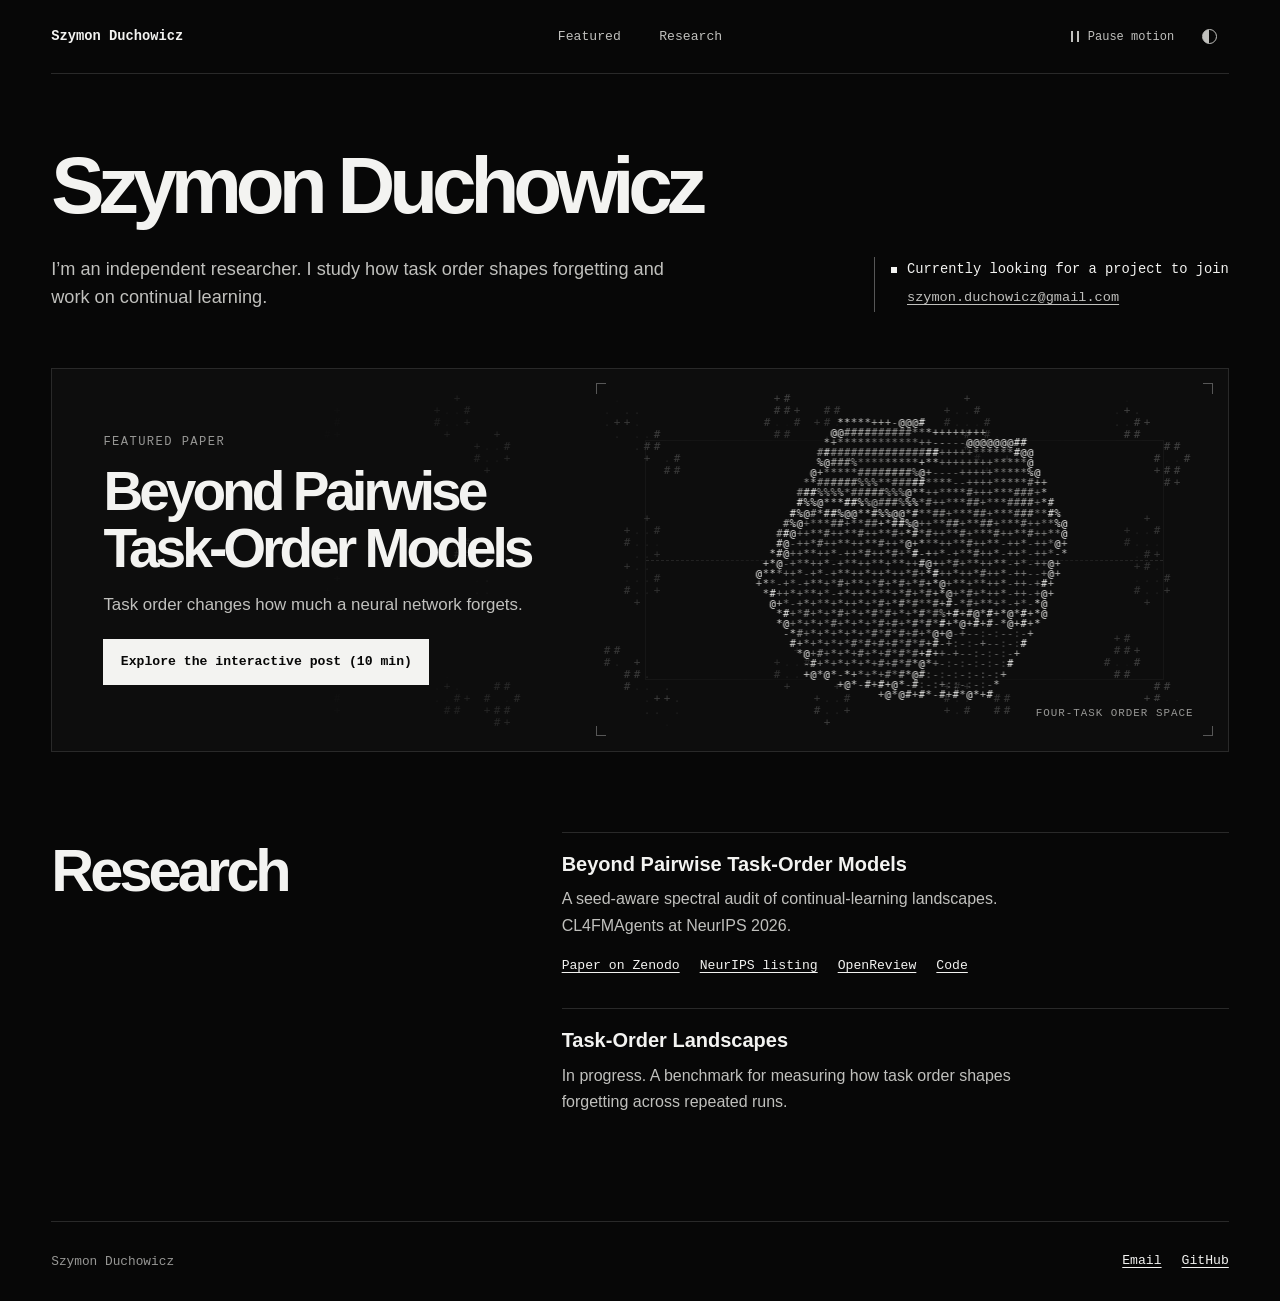
<file: index.html>
<!doctype html>
<html lang="en">
<head>
  <meta charset="utf-8">
  <meta name="viewport" content="width=device-width, initial-scale=1">
  <meta name="color-scheme" content="dark light">
  <link rel="icon" href="data:,">
  <title>Szymon Duchowicz | Continual Learning Research</title>
  <meta name="description" content="Szymon Duchowicz, independent machine-learning researcher. Task order, forgetting, and continual learning.">
  <link rel="stylesheet" href="assets/site.css">
  <script src="assets/explainer.js" type="module"></script>
</head>
<body data-explainer-src="data/explainer.json">
<a class="skip-link" href="#about">Skip to introduction</a>
<header class="masthead site-frame">
  <a class="identity" href="index.html">Szymon Duchowicz</a>
  <nav class="site-nav" aria-label="Main">
    <a href="#featured">Featured</a>
    <a href="#research">Research</a>
  </nav>
  <div class="site-controls">
    <button type="button" class="control motion-control" data-motion-button aria-pressed="false" hidden><span class="motion-icon" aria-hidden="true"></span><span data-motion-label>Pause motion</span></button>
    <button type="button" class="control theme-control" data-theme-button aria-label="Switch to light mode" title="Switch to light mode" hidden><span class="theme-icon" aria-hidden="true"></span></button>
  </div>
</header>
<main>
  <section class="home-profile site-frame" id="about" aria-labelledby="profile-title">
    <h1 id="profile-title">Szymon Duchowicz</h1>
    <div class="home-profile-details">
      <p class="home-bio">I’m an independent researcher. I study how task order shapes forgetting and work on continual learning.</p>
      <div class="home-contact">
        <p class="home-availability"><span class="signal" aria-hidden="true"></span>Currently looking for a project to join</p>
        <a href="mailto:szymon.duchowicz@gmail.com">szymon.duchowicz@gmail.com</a>
      </div>
    </div>
  </section>

  <section class="home-feature site-frame" id="featured" aria-labelledby="featured-title">
    <canvas class="life-background" data-life aria-hidden="true"></canvas>
    <div class="home-feature-copy">
      <p class="eyebrow">Featured paper</p>
      <h2 id="featured-title">Beyond Pairwise Task-Order Models</h2>
      <p class="home-finding">Task order changes how much a neural network forgets.</p>
      <a class="button button-solid" href="posts/paper-explained.html"><span>Explore the interactive post <span class="reading-time">(10 min)</span></span></a>
    </div>
    <div class="hero-art feature-art" aria-hidden="true">
      <span class="art-corner art-corner-tl"></span><span class="art-corner art-corner-tr"></span><span class="art-corner art-corner-bl"></span><span class="art-corner art-corner-br"></span>
      <div class="art-reticle"></div>
      <canvas data-ascii></canvas>
      <div class="art-label">Four-task order space</div>
    </div>
  </section>

  <section class="home-overview site-frame" id="research" aria-labelledby="research-title">
    <h2 id="research-title">Research</h2>
    <div class="home-entries">
      <article><h3>Beyond Pairwise Task-Order Models</h3><p>A seed-aware spectral audit of continual-learning landscapes. CL4FMAgents at NeurIPS 2026.</p><ul class="resource-links"><li><a href="https://zenodo.org/records/23769322">Paper on Zenodo</a></li><li><a href="https://neurips.cc/virtual/2026/loc/sydney/170519">NeurIPS listing</a></li><li><a href="https://openreview.net/forum?id=DFlWJgpxal">OpenReview</a></li><li><a href="https://github.com/szymonghost/Task-order-spectral-audit">Code</a></li></ul></article>
      <article>
        <h3>Task-Order Landscapes</h3>
        <p>In progress. A benchmark for measuring how task order shapes forgetting across repeated runs.</p>
      </article>
    </div>
  </section>
</main>
<footer class="footer site-frame"><span>Szymon Duchowicz</span><ul class="resource-links"><li><a href="mailto:szymon.duchowicz@gmail.com">Email</a></li><li><a href="https://github.com/szymonghost">GitHub</a></li></ul></footer>
</body>
</html>
</file>
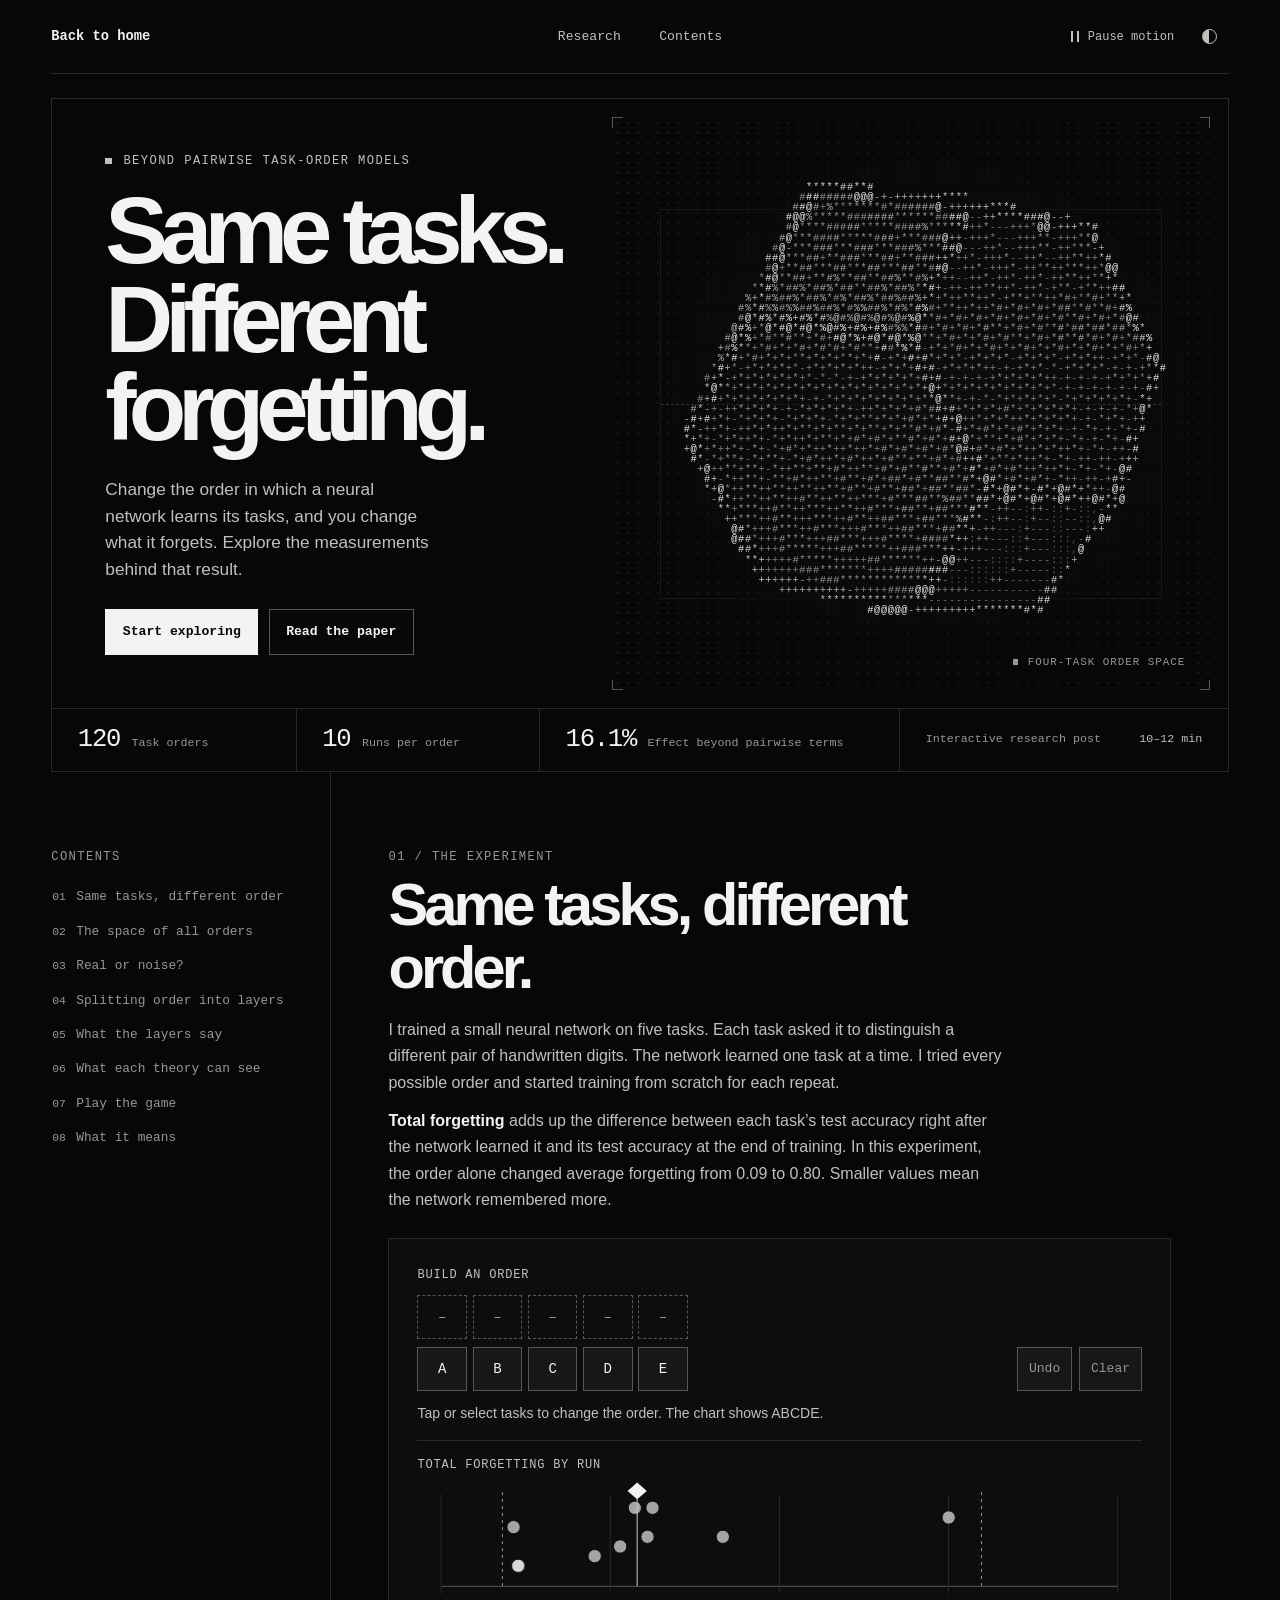
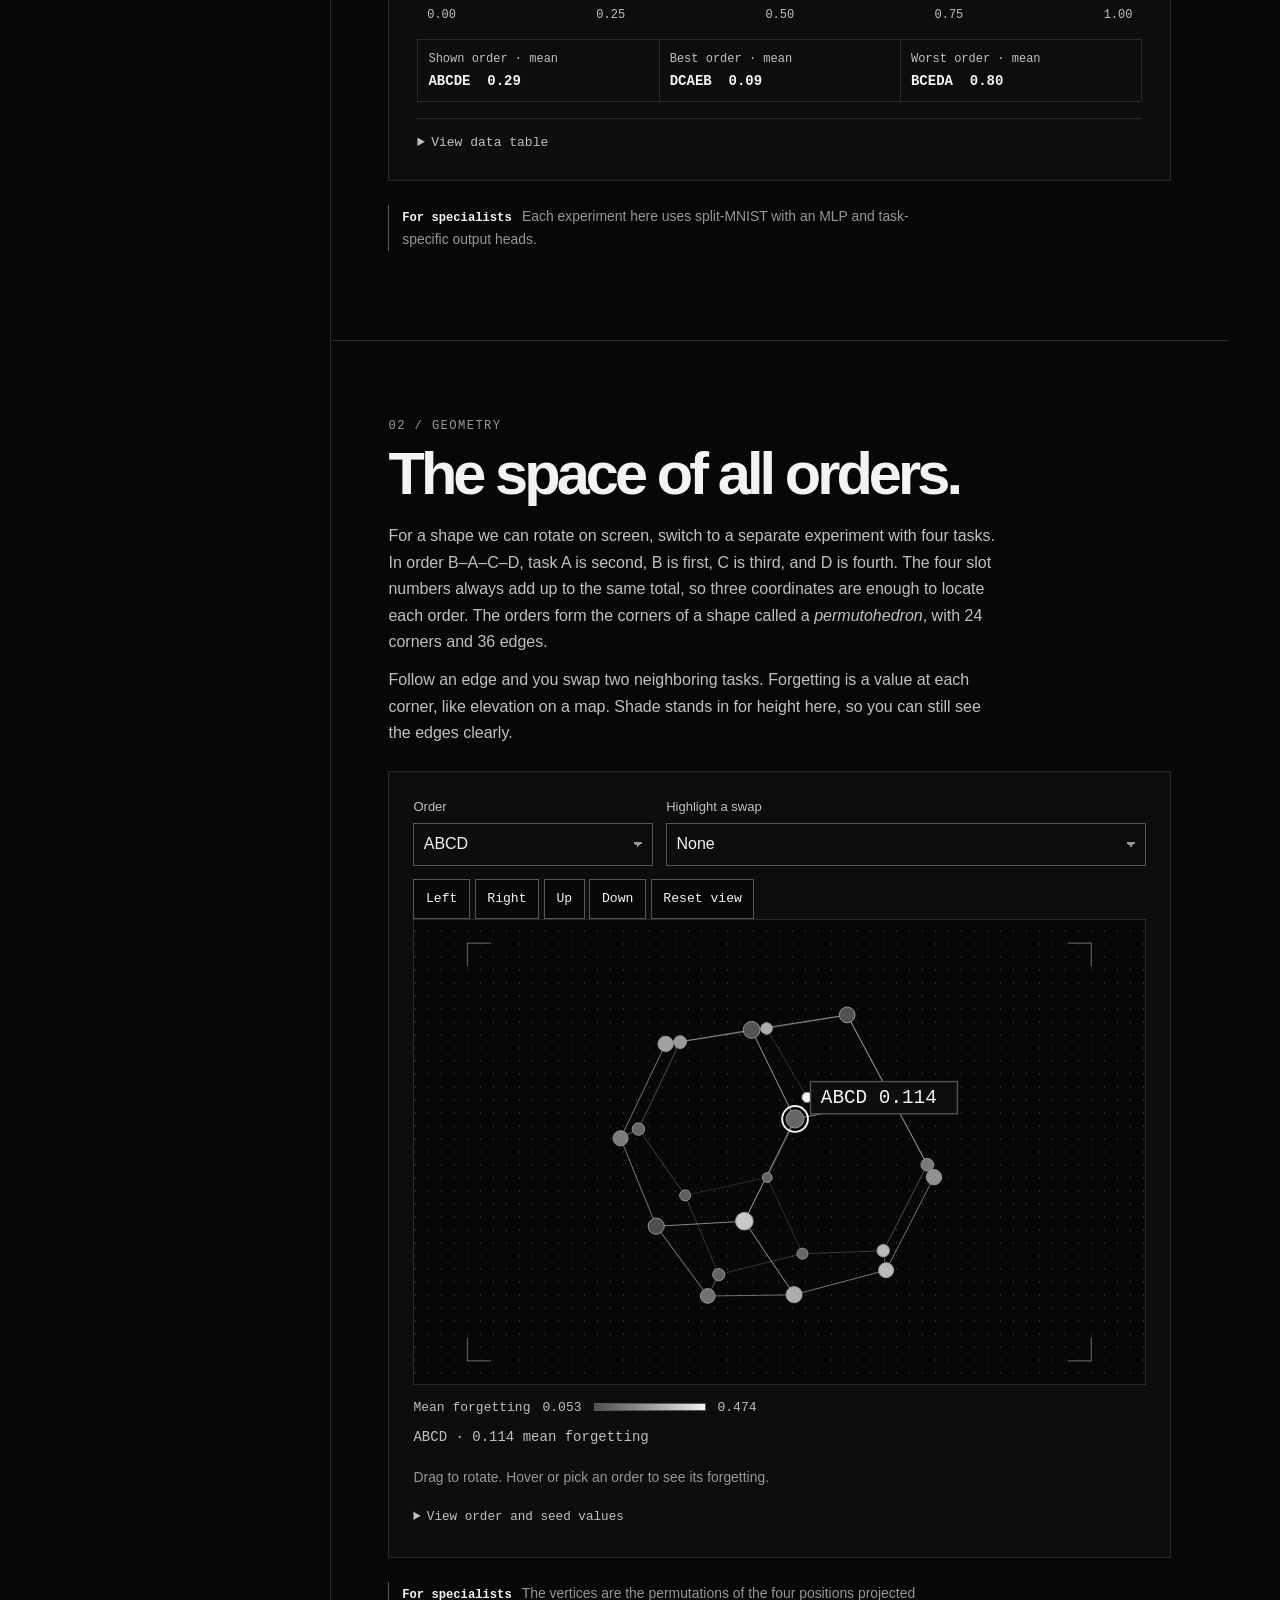
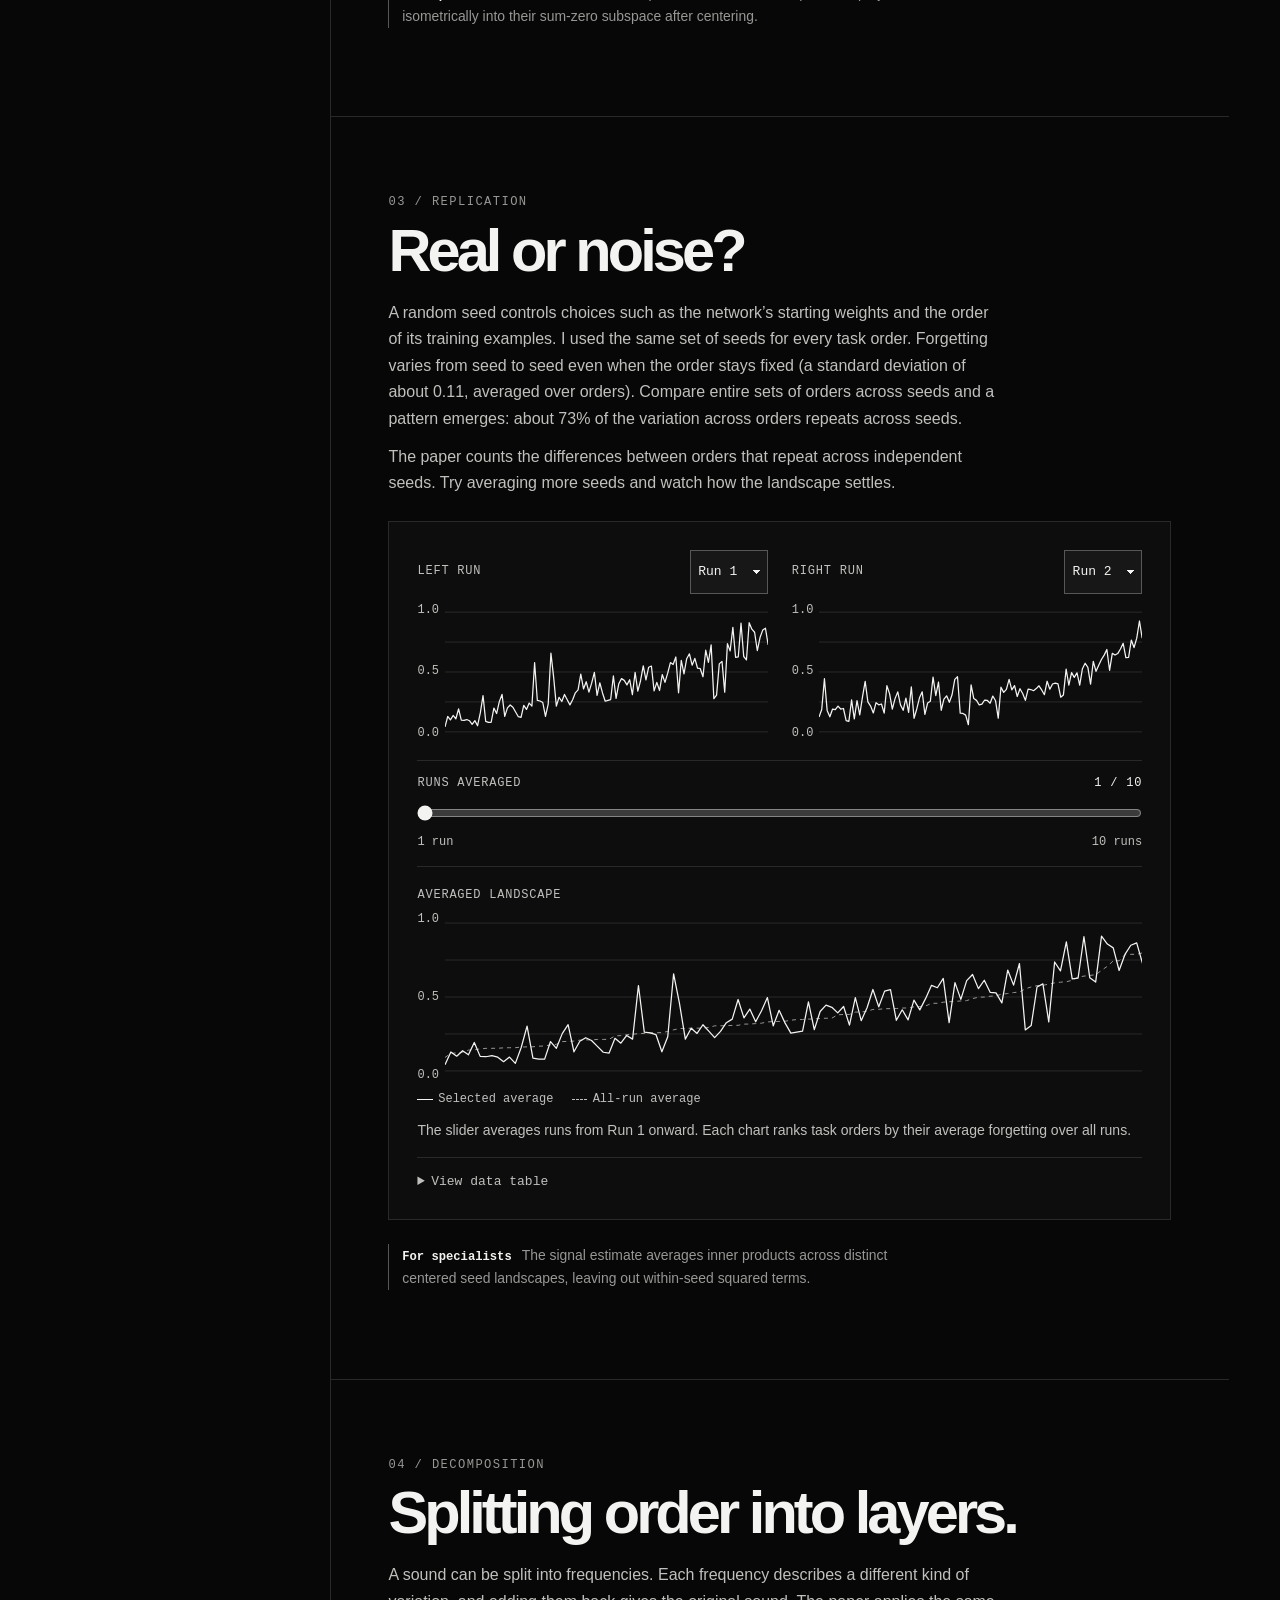
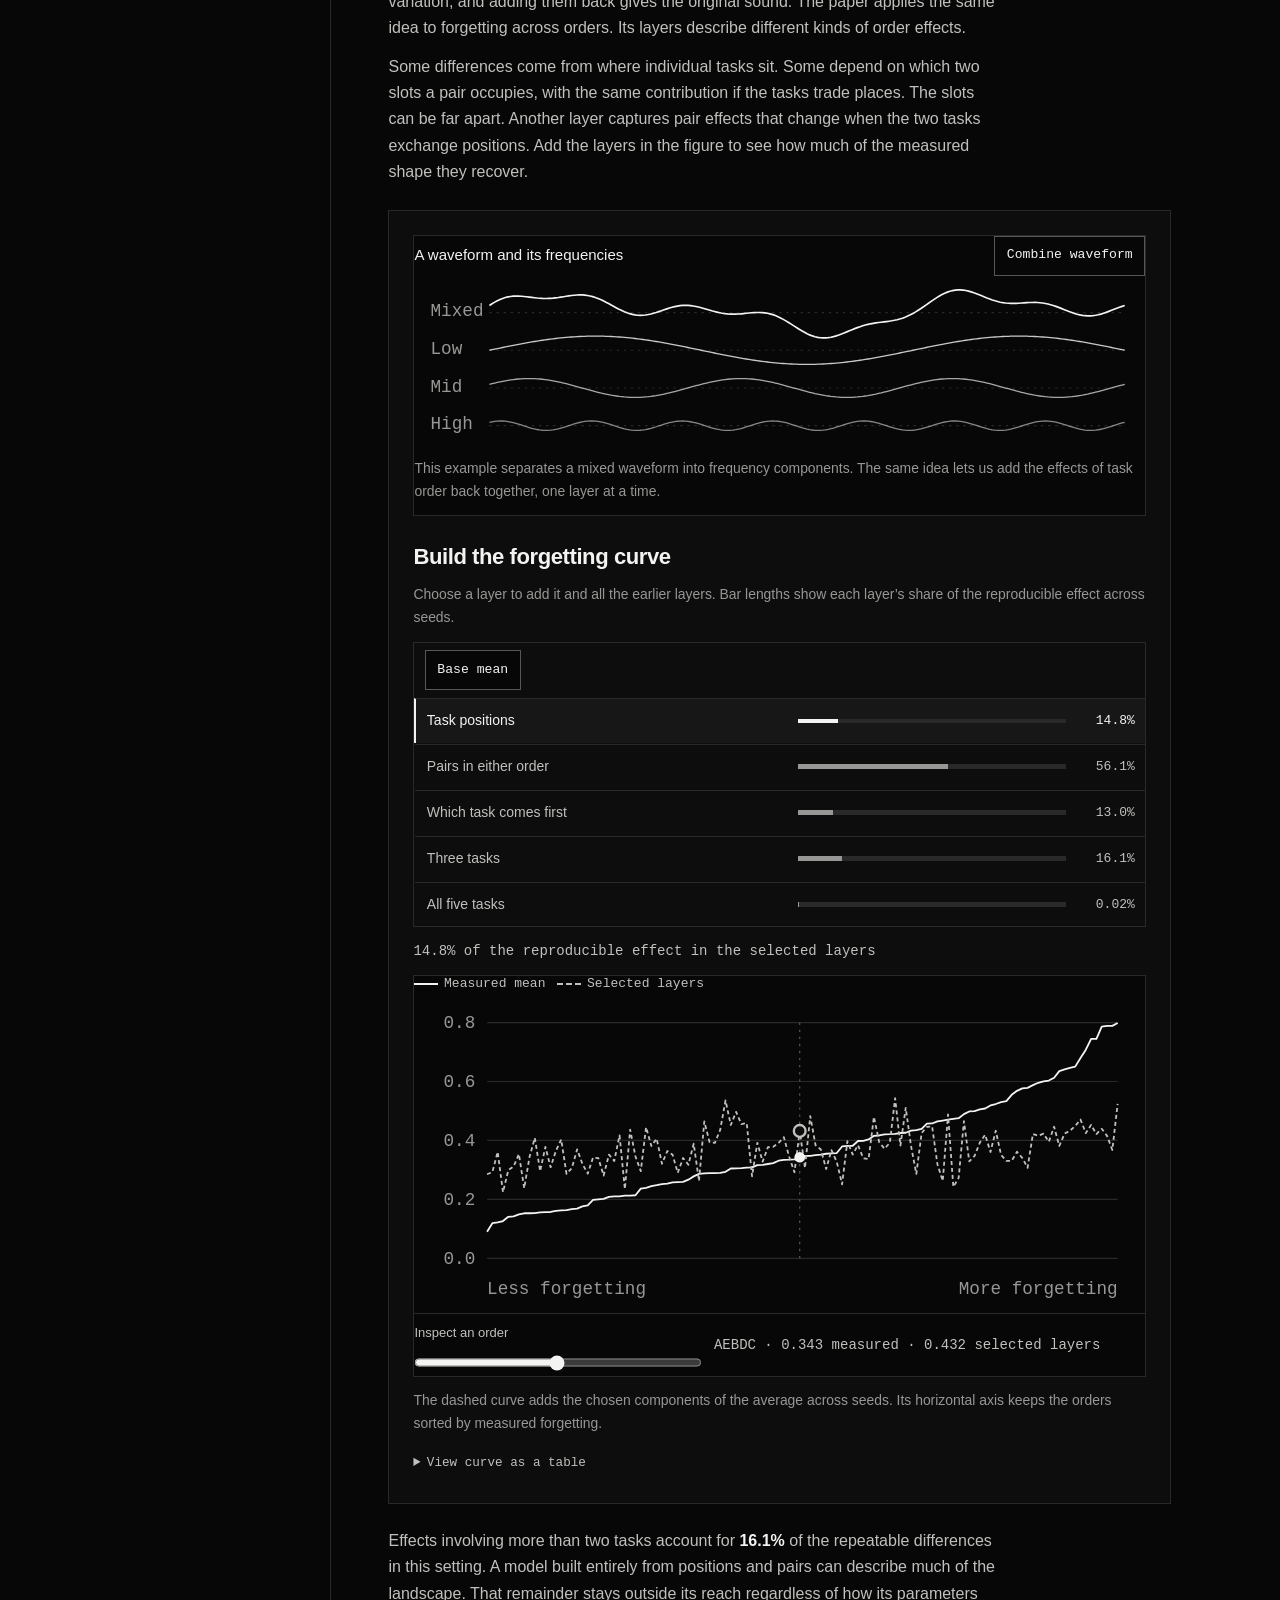
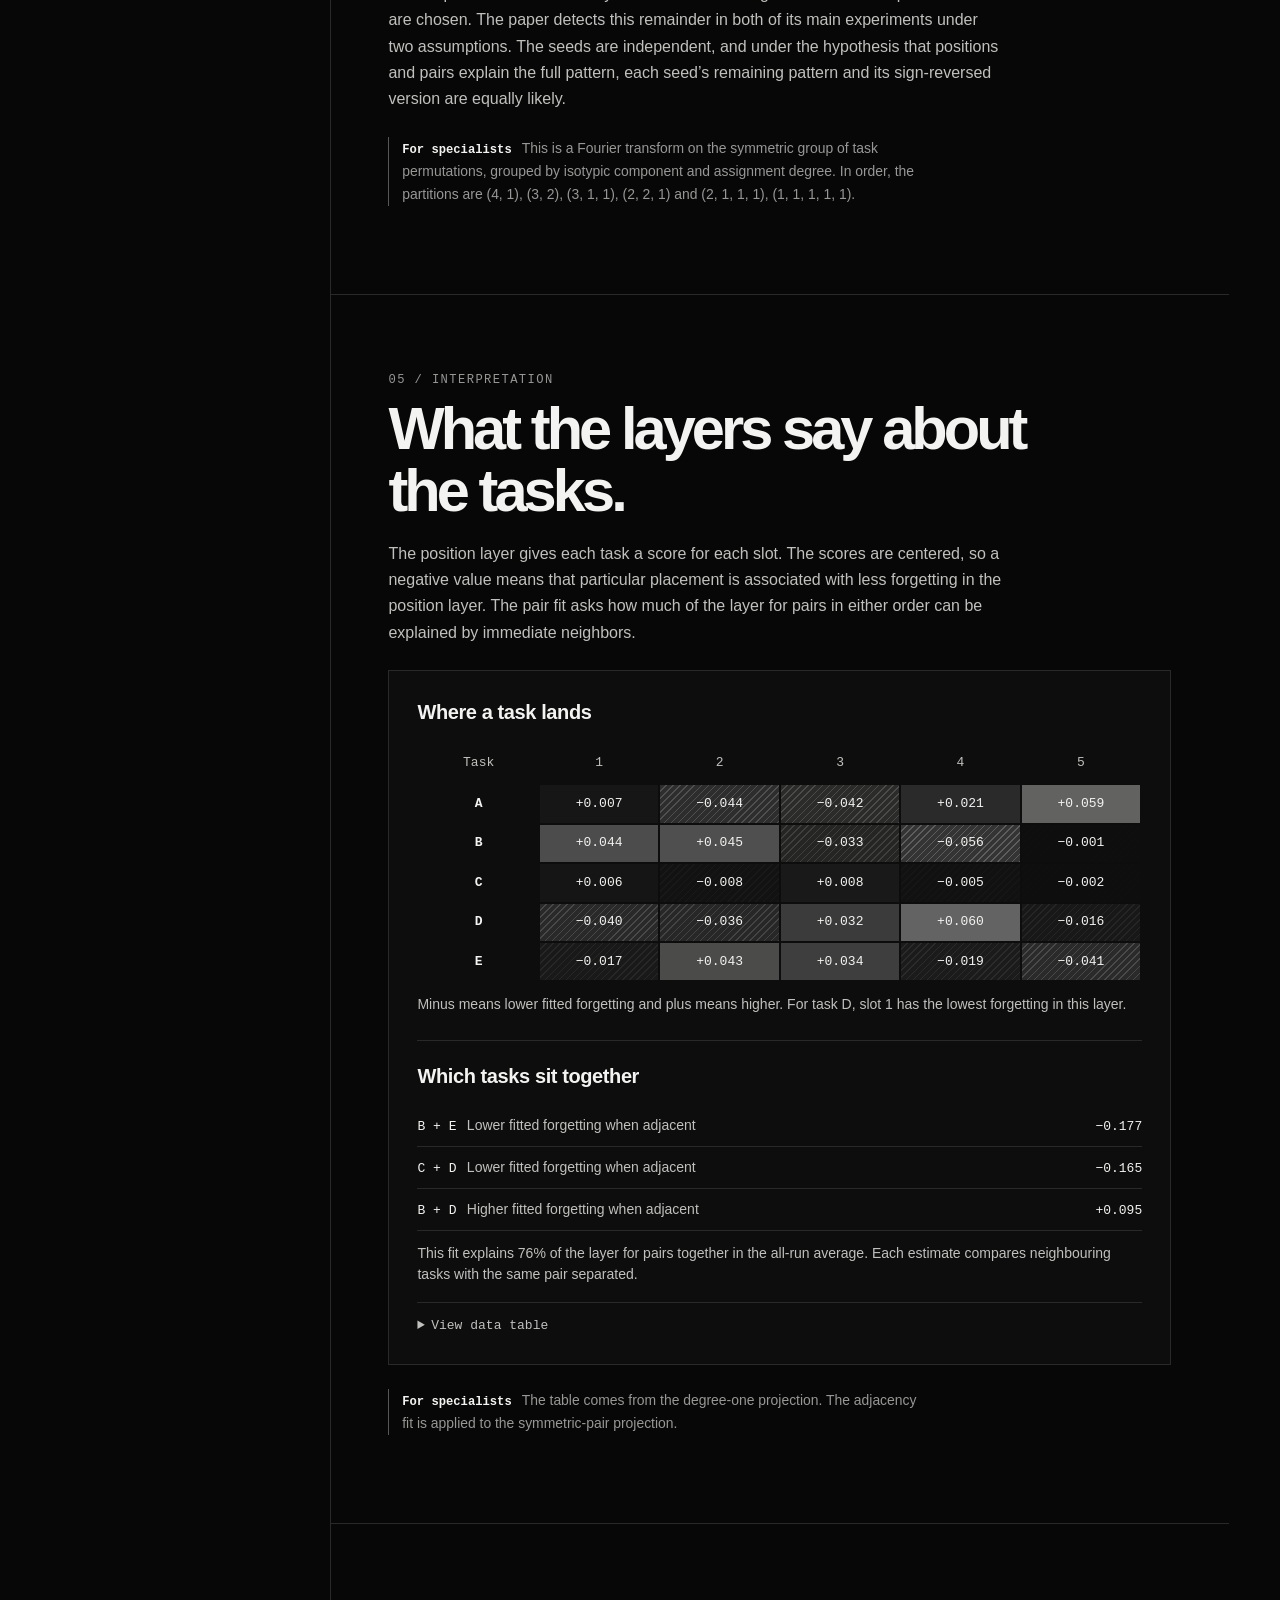
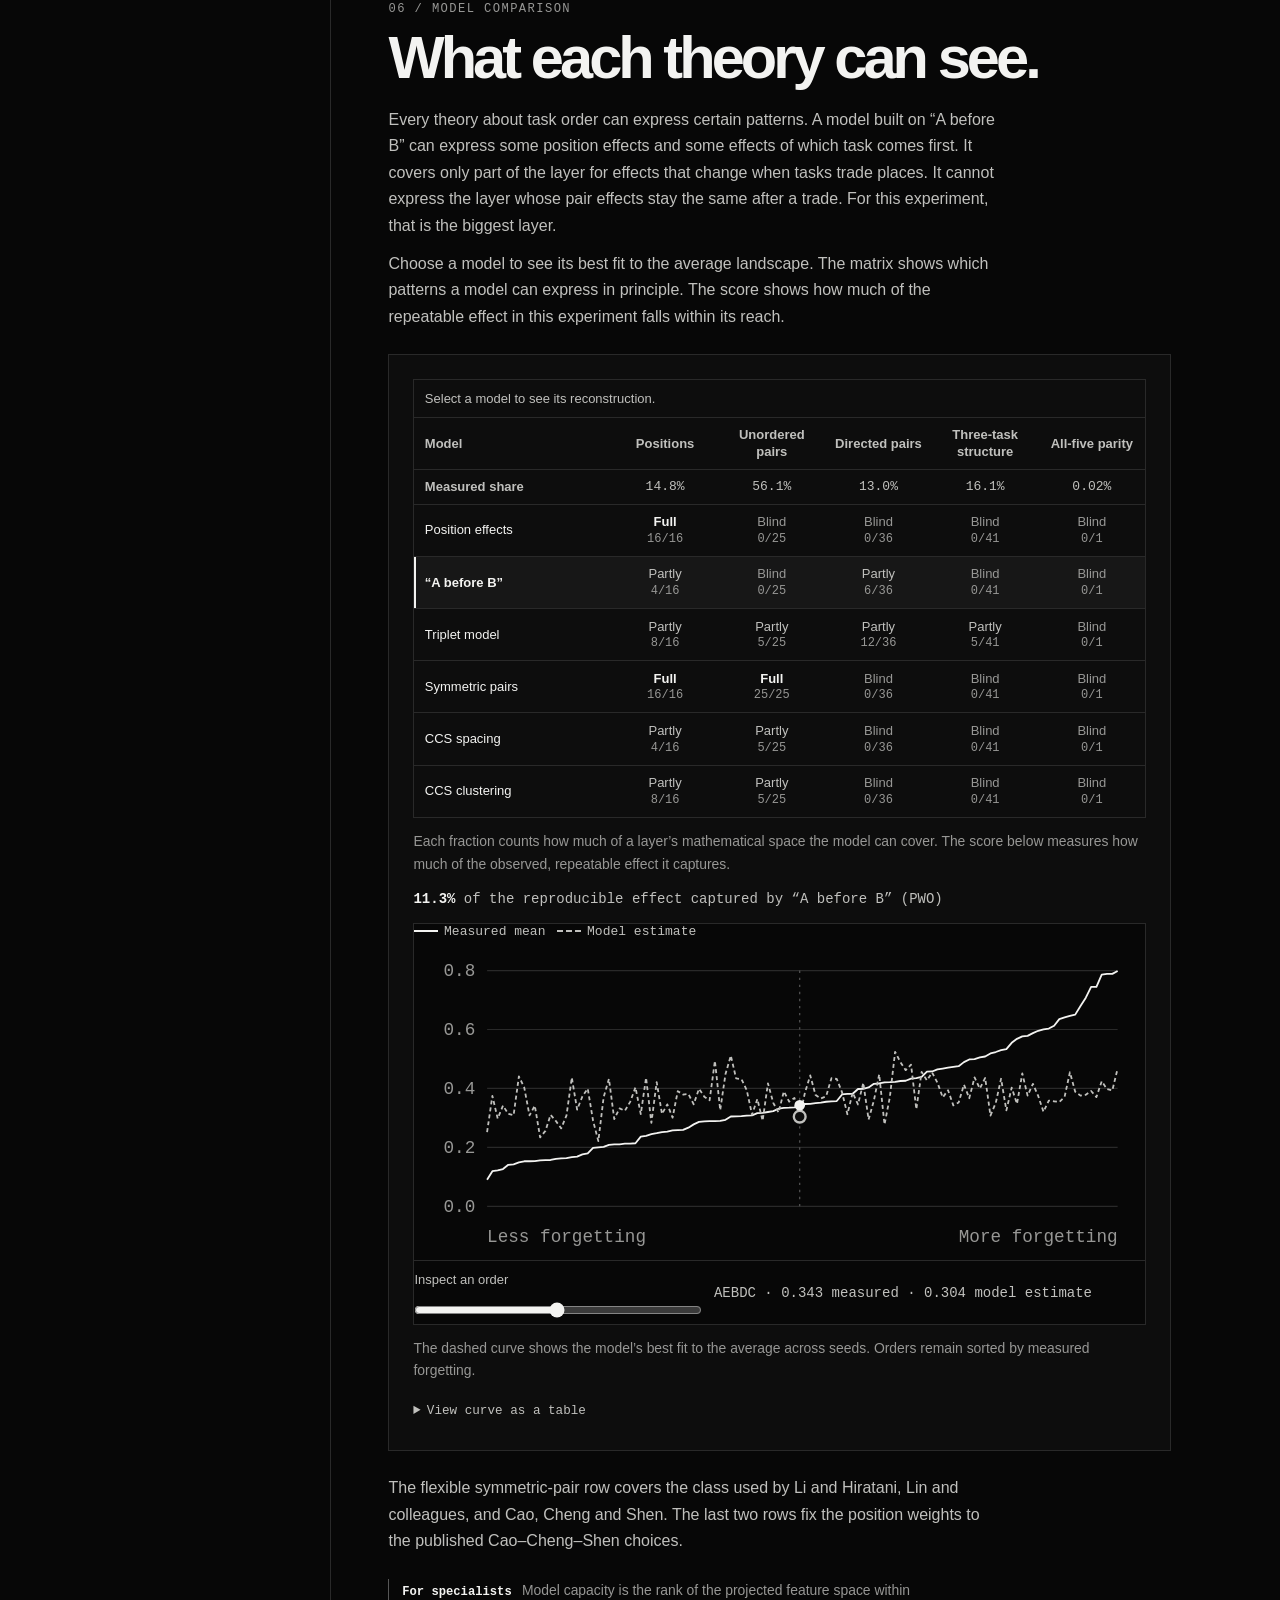
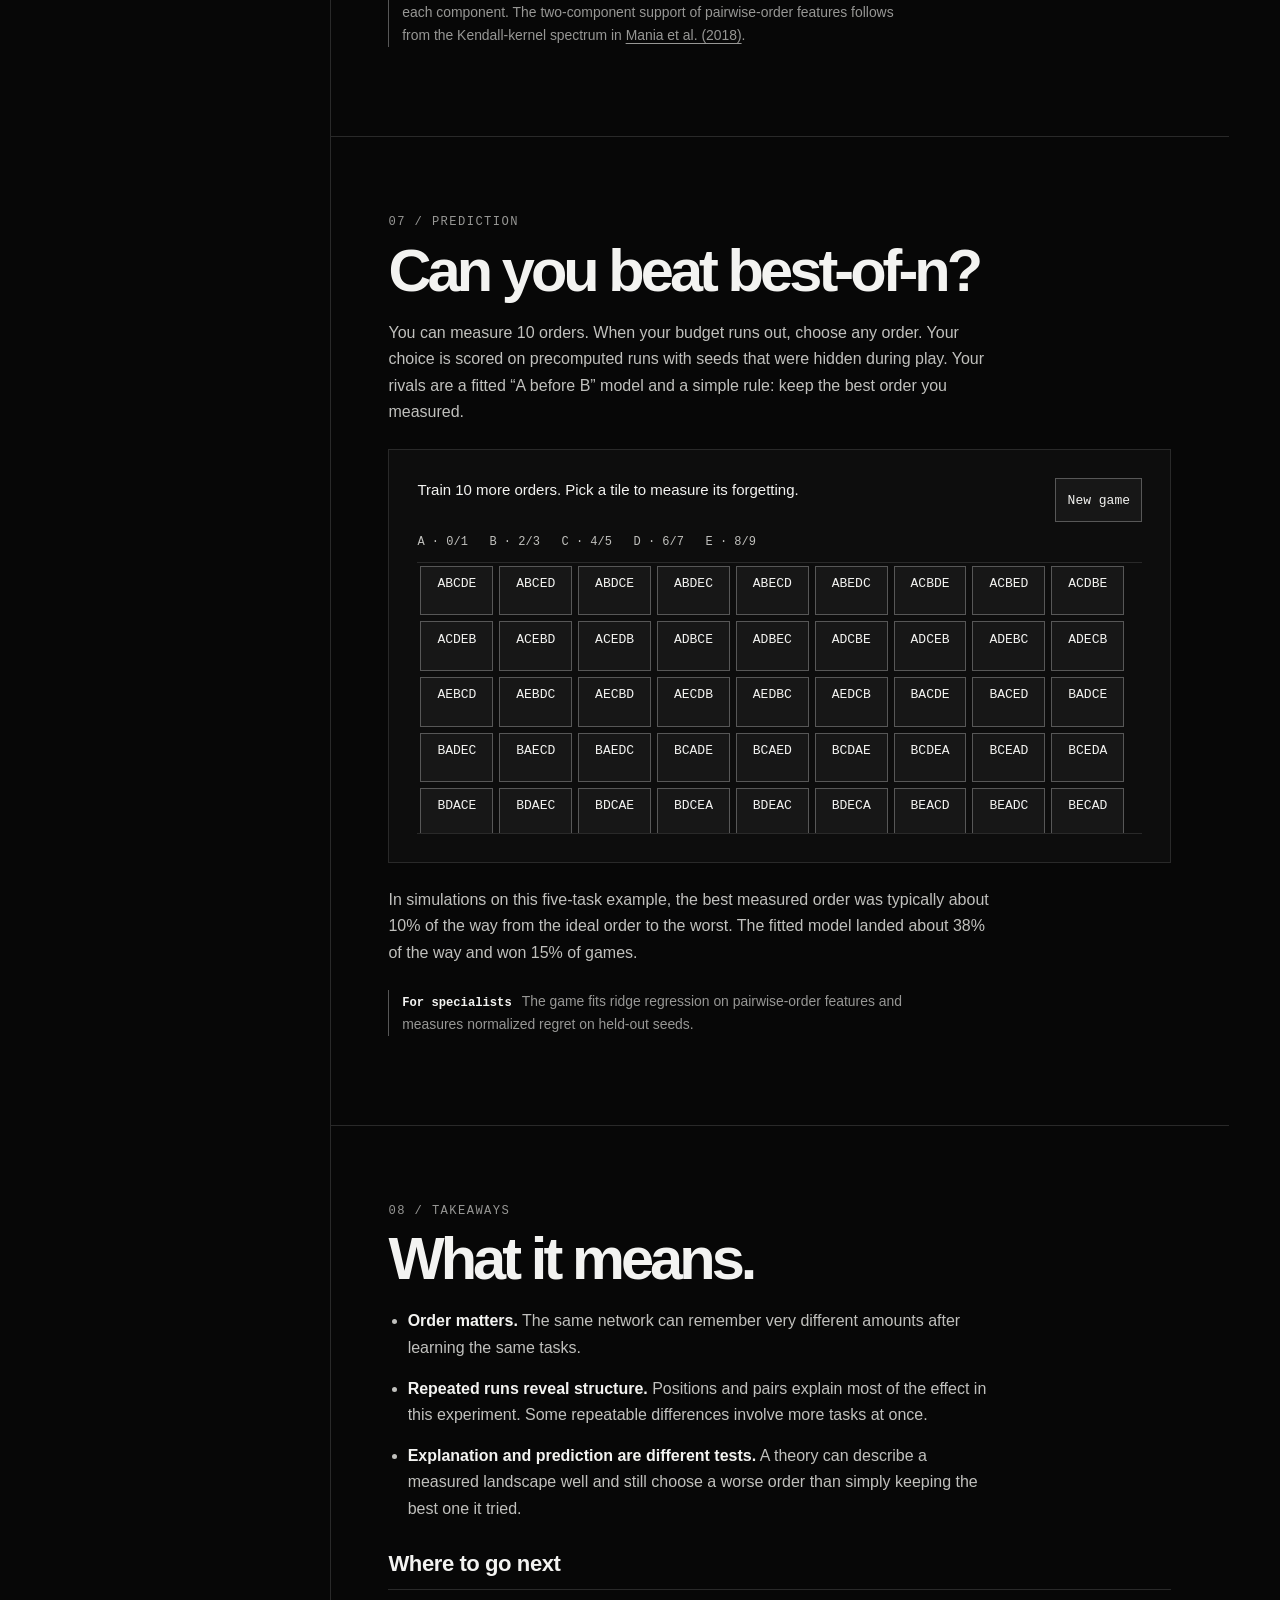
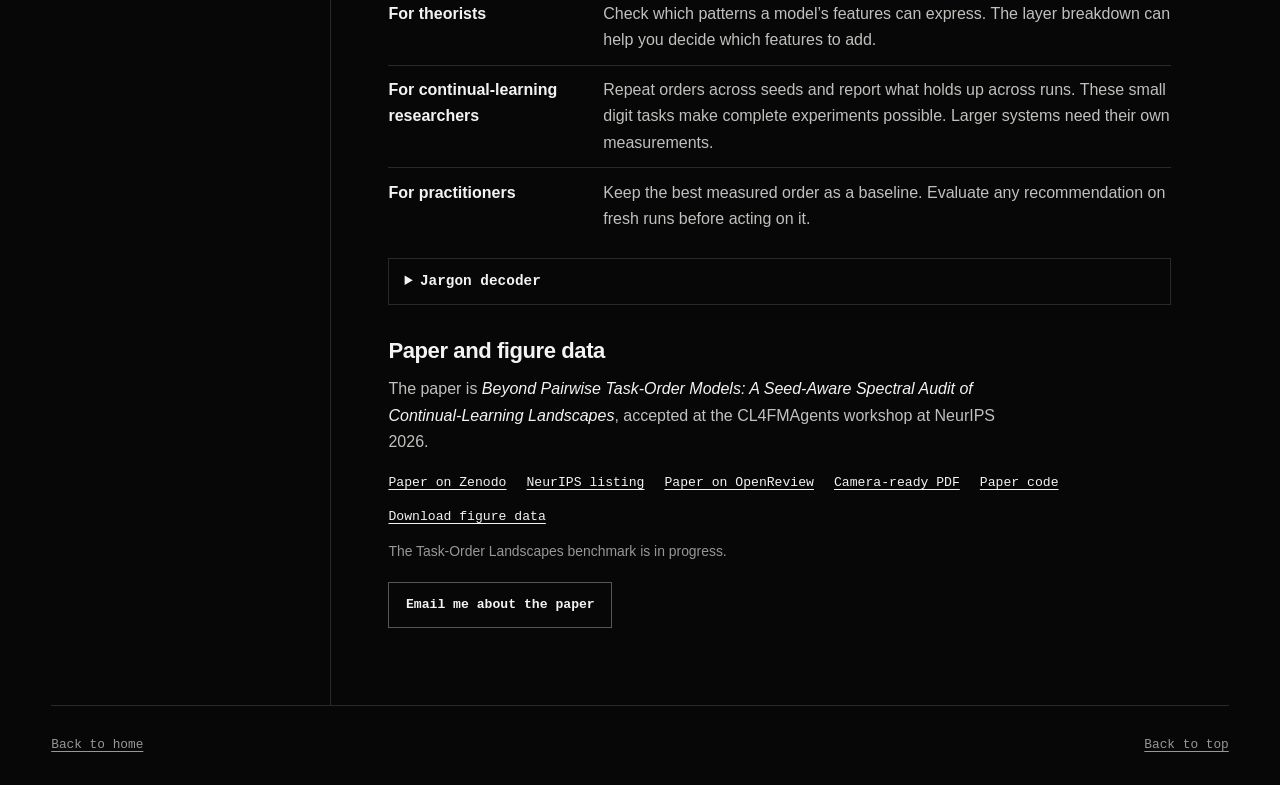
<file: posts/paper-explained.html>
<!doctype html>
<html lang="en" class="paper-page">
<head>
  <meta charset="utf-8">
  <meta name="viewport" content="width=device-width, initial-scale=1">
  <meta name="color-scheme" content="dark light">
  <link rel="icon" href="data:,">
  <title>Beyond Pairwise Task-Order Models | Interactive Explainer</title>
  <meta name="description" content="An interactive explainer for Beyond Pairwise Task-Order Models, a paper about how the order in which a network learns tasks shapes what it forgets.">
  <link rel="stylesheet" href="../assets/site.css">
  <link rel="stylesheet" href="../assets/explainer-labs.css">
  <script src="../assets/explainer.js" type="module"></script>
</head>
<body data-explainer-src="../data/explainer.json">
<a class="skip-link" href="#same-tasks">Skip to the explainer</a>
<header class="masthead post-masthead site-frame">
  <a class="identity" href="../index.html">Back to home</a>
  <nav class="site-nav" aria-label="Main">
    <a href="../index.html#research">Research</a>
    <a href="#contents">Contents</a>
  </nav>
  <div class="site-controls">
    <button type="button" class="control motion-control" data-motion-button aria-pressed="false" hidden><span class="motion-icon" aria-hidden="true"></span><span data-motion-label>Pause motion</span></button>
    <button type="button" class="control theme-control" data-theme-button aria-label="Switch to light mode" title="Switch to light mode" hidden><span class="theme-icon" aria-hidden="true"></span></button>
  </div>
</header>
<main>
<section class="hero site-frame" aria-labelledby="page-title">
  <div class="hero-main">
    <div class="hero-copy">
      <p class="eyebrow"><span class="signal" aria-hidden="true"></span>Beyond Pairwise Task-Order Models</p>
      <h1 id="page-title">Same tasks.<br>Different<br>forgetting.</h1>
      <p class="hero-description">Change the order in which a neural network learns its tasks, and you change what it forgets. Explore the measurements behind that result.</p>
      <div class="hero-actions">
        <a class="button button-solid" href="#same-tasks">Start exploring</a>
        <a class="button button-outline" href="https://zenodo.org/records/23769322">Read the paper</a>
      </div>
    </div>
    <div class="hero-art" aria-hidden="true">
      <span class="art-corner art-corner-tl"></span><span class="art-corner art-corner-tr"></span><span class="art-corner art-corner-bl"></span><span class="art-corner art-corner-br"></span>
      <div class="art-reticle"></div>
      <canvas data-ascii></canvas>
      <div class="art-label"><span class="signal"></span> Four-task order space</div>
    </div>
  </div>
  <div class="hero-facts" aria-label="Five-task MNIST experiment" data-facts hidden>
    <div><strong data-fact="orders"></strong><span>Task orders</span></div>
    <div><strong data-fact="seeds"></strong><span>Runs per order</span></div>
    <div><strong data-fact="beyond"></strong><span>Effect beyond pairwise terms</span></div>
    <div class="hero-reading"><span>Interactive research post</span><span>10–12 min</span></div>
  </div>
</section>
<div class="article-grid site-frame">
  <aside class="contents" id="contents">
    <nav class="contents-inner" aria-label="Article contents">
      <p class="eyebrow">Contents</p>
      <ol>
  <li><a href="#same-tasks"><span>01</span>Same tasks, different order</a></li>
  <li><a href="#space"><span>02</span>The space of all orders</a></li>
  <li><a href="#noise"><span>03</span>Real or noise?</a></li>
  <li><a href="#layers"><span>04</span>Splitting order into layers</a></li>
  <li><a href="#tasks"><span>05</span>What the layers say</a></li>
  <li><a href="#theories"><span>06</span>What each theory can see</a></li>
  <li><a href="#game"><span>07</span>Play the game</a></li>
  <li><a href="#meaning"><span>08</span>What it means</a></li>
</ol>
    </nav>
  </aside>
  <article class="story" aria-label="Beyond Pairwise Task-Order Models explained">
    <p class="load-error" role="status" data-load-error hidden>The interactive data could not be loaded. The article text and paper link are still available.</p>
    <noscript><p class="load-error">The interactive figures need JavaScript. You can still read the article and the paper.</p></noscript>

    <section class="chapter" id="same-tasks" aria-labelledby="same-tasks-title">
      <header><p class="chapter-index" aria-hidden="true">01 / The experiment</p><h2 id="same-tasks-title">Same tasks, different order.</h2></header>
      <p>I trained a small neural network on five tasks. Each task asked it to distinguish a different pair of handwritten digits. The network learned one task at a time. I tried every possible order and started training from scratch for each repeat.</p>
      <p><strong>Total forgetting</strong> adds up the difference between each task’s test accuracy right after the network learned it and its test accuracy at the end of training. In this experiment, the order alone changed average forgetting<span data-text="range"></span>. Smaller values mean the network remembered more.</p>
      <div id="lab-order"></div>
      <p class="specialist"><strong>For specialists</strong> Each experiment here uses split-MNIST with an MLP and task-specific output heads.</p>
    </section>

    <section class="chapter" id="space" aria-labelledby="space-title">
      <header><p class="chapter-index" aria-hidden="true">02 / Geometry</p><h2 id="space-title">The space of all orders.</h2></header>
      <p>For a shape we can rotate on screen, switch to a separate experiment with four tasks. In order B–A–C–D, task A is second, B is first, C is third, and D is fourth. The four slot numbers always add up to the same total, so three coordinates are enough to locate each order. The orders form the corners of a shape called a <em>permutohedron</em><span data-text="geometry"></span>.</p>
      <p>Follow an edge and you swap two neighboring tasks. Forgetting is a value at each corner, like elevation on a map. Shade stands in for height here, so you can still see the edges clearly.</p>
      <div id="permutohedron-widget"></div>
      <p class="specialist"><strong>For specialists</strong> The vertices are the permutations of the four positions projected isometrically into their sum-zero subspace after centering.</p>
    </section>

    <section class="chapter" id="noise" aria-labelledby="noise-title">
      <header><p class="chapter-index" aria-hidden="true">03 / Replication</p><h2 id="noise-title">Real or noise?</h2></header>
      <p>A random seed controls choices such as the network’s starting weights and the order of its training examples. I used the same set of seeds for every task order. Forgetting varies from seed to seed even when the order stays fixed<span data-text="seedVariation"></span>. Compare entire sets of orders across seeds and a pattern emerges<span data-text="repeatShare"></span>.</p>
      <p>The paper counts the differences between orders that repeat across independent seeds. Try averaging more seeds and watch how the landscape settles.</p>
      <div id="lab-noise"></div>
      <p class="specialist"><strong>For specialists</strong> The signal estimate averages inner products across distinct centered seed landscapes, leaving out within-seed squared terms.</p>
    </section>

    <section class="chapter" id="layers" aria-labelledby="layers-title">
      <header><p class="chapter-index" aria-hidden="true">04 / Decomposition</p><h2 id="layers-title">Splitting order into layers.</h2></header>
      <p>A sound can be split into frequencies. Each frequency describes a different kind of variation, and adding them back gives the original sound. The paper applies the same idea to forgetting across orders. Its layers describe different kinds of order effects.</p>
      <p>Some differences come from where individual tasks sit. Some depend on which two slots a pair occupies, with the same contribution if the tasks trade places. The slots can be far apart. Another layer captures pair effects that change when the two tasks exchange positions. Add the layers in the figure to see how much of the measured shape they recover.</p>
      <div id="layers-widget"></div>
      <p>Effects involving more than two tasks account for <strong data-text="beyondPair">a measurable share</strong> of the repeatable differences in this setting. A model built entirely from positions and pairs can describe much of the landscape. That remainder stays outside its reach regardless of how its parameters are chosen. The paper detects this remainder in both of its main experiments under two assumptions. The seeds are independent, and under the hypothesis that positions and pairs explain the full pattern, each seed’s remaining pattern and its sign-reversed version are equally likely.</p>
      <p class="specialist"><strong>For specialists</strong> This is a Fourier transform on the symmetric group of task permutations, grouped by isotypic component and assignment degree<span data-text="partitions"></span>.</p>
    </section>

    <section class="chapter" id="tasks" aria-labelledby="tasks-title">
      <header><p class="chapter-index" aria-hidden="true">05 / Interpretation</p><h2 id="tasks-title">What the layers say about the tasks.</h2></header>
      <p>The position layer gives each task a score for each slot. The scores are centered, so a negative value means that particular placement is associated with less forgetting in the position layer. The pair fit asks how much of the layer for pairs in either order can be explained by immediate neighbors.</p>
      <div id="lab-task-effects"></div>
      <p class="specialist"><strong>For specialists</strong> The table comes from the degree-one projection. The adjacency fit is applied to the symmetric-pair projection.</p>
    </section>

    <section class="chapter" id="theories" aria-labelledby="theories-title">
      <header><p class="chapter-index" aria-hidden="true">06 / Model comparison</p><h2 id="theories-title">What each theory can see.</h2></header>
      <p>Every theory about task order can express certain patterns. A model built on “A before B” can express some position effects and some effects of which task comes first. It covers only part of the layer for effects that change when tasks trade places. It cannot express the layer whose pair effects stay the same after a trade. For this experiment, that is the biggest layer.</p>
      <p>Choose a model to see its best fit to the average landscape. The matrix shows which patterns a model can express in principle. The score shows how much of the repeatable effect in this experiment falls within its reach.</p>
      <div id="theories-widget"></div>
      <p>The flexible symmetric-pair row covers the class used by Li and Hiratani, Lin and colleagues, and Cao, Cheng and Shen. The last two rows fix the position weights to the published Cao–Cheng–Shen choices.</p>
      <p class="specialist"><strong>For specialists</strong> Model capacity is the rank of the projected feature space within each component. The two-component support of pairwise-order features follows from the Kendall-kernel spectrum in <a href="https://arxiv.org/abs/1603.08035">Mania et al. (2018)</a>.</p>
    </section>

    <section class="chapter" id="game" aria-labelledby="game-title">
      <header><p class="chapter-index" aria-hidden="true">07 / Prediction</p><h2 id="game-title">Can you beat best-of-n?</h2></header>
      <p>You can measure <span data-text="budget">a limited number of</span> orders. When your budget runs out, choose any order. Your choice is scored on precomputed runs with seeds that were hidden during play. Your rivals are a fitted “A before B” model and a simple rule: keep the best order you measured.</p>
      <div id="lab-game"></div>
      <p data-game-summary>The simulations use this five-task MNIST example.</p>
      <p class="specialist"><strong>For specialists</strong> The game fits ridge regression on pairwise-order features and measures normalized regret on held-out seeds.</p>
    </section>

    <section class="chapter" id="meaning" aria-labelledby="meaning-title">
      <header><p class="chapter-index" aria-hidden="true">08 / Takeaways</p><h2 id="meaning-title">What it means.</h2></header>
      <ul class="takeaways">
        <li><strong>Order matters.</strong> The same network can remember very different amounts after learning the same tasks.</li>
        <li><strong>Repeated runs reveal structure.</strong> Positions and pairs explain most of the effect in this experiment. Some repeatable differences involve more tasks at once.</li>
        <li><strong>Explanation and prediction are different tests.</strong> A theory can describe a measured landscape well and still choose a worse order than simply keeping the best one it tried.</li>
      </ul>
      <h3>Where to go next</h3>
      <dl class="audiences">
        <div><dt>For theorists</dt><dd>Check which patterns a model’s features can express. The layer breakdown can help you decide which features to add.</dd></div>
        <div><dt>For continual-learning researchers</dt><dd>Repeat orders across seeds and report what holds up across runs. These small digit tasks make complete experiments possible. Larger systems need their own measurements.</dd></div>
        <div><dt>For practitioners</dt><dd>Keep the best measured order as a baseline. Evaluate any recommendation on fresh runs before acting on it.</dd></div>
      </dl>
      <details class="decoder">
        <summary>Jargon decoder</summary>
        <table><thead><tr><th scope="col">In the paper</th><th scope="col">In plain words</th></tr></thead><tbody>
          <tr><th scope="row">Continual learning</th><td>Learning new tasks over time using the same network.</td></tr>
          <tr><th scope="row">Catastrophic forgetting</th><td>Earlier skills get worse as the network learns something new.</td></tr>
          <tr><th scope="row">Total forgetting (F)</th><td>The sum across tasks of each task’s test accuracy just after learning it minus its test accuracy at the end of training.</td></tr>
          <tr><th scope="row">MLP</th><td>A neural network made of stacked fully connected layers.</td></tr>
          <tr><th scope="row">Random seed</th><td>A repeatable choice of the random inputs used during training.</td></tr>
          <tr><th scope="row">Permutation / symmetric group</th><td>A possible task order / the complete set of orders with a rule for composing rearrangements.</td></tr>
          <tr><th scope="row">Complete landscape</th><td>A response, such as forgetting, measured for every possible order of the same tasks.</td></tr>
          <tr><th scope="row">Permutohedron</th><td>A shape with one corner per order. An edge swaps two neighboring tasks.</td></tr>
          <tr><th scope="row">Population mean</th><td>The average forgetting you would get over arbitrarily many independent repeats.</td></tr>
          <tr><th scope="row">Spectral audit / Fourier transform</th><td>A check that splits the landscape into distinct types of variation and measures them separately.</td></tr>
          <tr><th scope="row">Irreducible representation / partition</th><td>A basic way rearrangements act on a pattern / the label that identifies that pattern type.</td></tr>
          <tr><th scope="row">Isotypic component / spectral projection</th><td>All patterns of one type, grouped together / keeping only the part of the landscape in that group.</td></tr>
          <tr><th scope="row">Assignment degree</th><td>How many task placements you need to specify to build a kind of order effect.</td></tr>
          <tr><th scope="row">Nonconstant signal</th><td>The repeatable differences across orders after subtracting the overall average.</td></tr>
          <tr><th scope="row">Energy / Parseval</th><td>How much squared variation a layer contains / the identity that says the layer energies add to the total.</td></tr>
          <tr><th scope="row">Parity</th><td>Whether it takes an even or odd number of neighboring swaps to turn the reference order into this one.</td></tr>
          <tr><th scope="row">Higher-degree complement</th><td>The structure left after accounting for positions and pairs.</td></tr>
          <tr><th scope="row">Near-hook block / allocation contrast</th><td>A particular layer within degree three / a comparison of its signal share to its share of available coordinates.</td></tr>
          <tr><th scope="row">Pairwise order (PWO)</th><td>Features that ask which of two tasks comes first.</td></tr>
          <tr><th scope="row">Symmetric pairs</th><td>Pair features that ignore which of the two tasks comes first.</td></tr>
          <tr><th scope="row">Transition model</th><td>A model that gives a score to a task immediately following another task.</td></tr>
          <tr><th scope="row">Model footprint / rank</th><td>Which layers a model can reach / how many independent patterns it can express in a layer.</td></tr>
          <tr><th scope="row">Seed noise correction</th><td>Use agreement between separate runs to estimate what repeats.</td></tr>
          <tr><th scope="row">Whole-seed sign test</th><td>Check the observed repeatable remainder against outcomes that flip each seed’s entire remainder together.</td></tr>
          <tr><th scope="row">Central symmetry</th><td>The assumption that a centered seed’s whole deviation and its negative are equally likely.</td></tr>
          <tr><th scope="row">Jackknife interval</th><td>An uncertainty estimate based on how the result changes when each seed is left out in turn.</td></tr>
          <tr><th scope="row">Holm adjustment</th><td>A way to limit false positives when testing several related claims.</td></tr>
          <tr><th scope="row">Ridge regression</th><td>A fitted model that penalizes large weights to reduce overfitting.</td></tr>
          <tr><th scope="row">Best-of-n / normalized regret</th><td>Keep the best of the measured orders / how far the chosen order falls between the best and worst on held-out runs.</td></tr>
        </tbody></table>
      </details>
      <div class="resources">
        <h3>Paper and figure data</h3>
        <p>The paper is <cite>Beyond Pairwise Task-Order Models: A Seed-Aware Spectral Audit of Continual-Learning Landscapes</cite>, accepted at the CL4FMAgents workshop at NeurIPS 2026.</p>
        <ul class="resource-links">
          <li><a href="https://zenodo.org/records/23769322">Paper on Zenodo</a></li>
          <li><a href="https://neurips.cc/virtual/2026/loc/sydney/170519">NeurIPS listing</a></li>
          <li><a href="https://openreview.net/forum?id=DFlWJgpxal">Paper on OpenReview</a></li>
          <li><a href="https://raw.githubusercontent.com/szymonghost/Task-order-spectral-audit/main/paper.pdf">Camera-ready PDF</a></li>
          <li><a href="https://github.com/szymonghost/Task-order-spectral-audit">Paper code</a></li>
          <li><a href="../data/explainer.json" download>Download figure data</a></li>
        </ul>
        <p class="publication-note">The Task-Order Landscapes benchmark is in progress.</p>
        <a class="button button-outline" href="mailto:szymon.duchowicz@gmail.com">Email me about the paper</a>
      </div>
    </section>
  </article>
</div>
</main>
<footer class="footer site-frame"><a href="../index.html">Back to home</a><a href="#page-title">Back to top</a></footer>
</body>
</html>
</file>
<file: assets/site.css>
:root {
  color-scheme: dark;
  --bg: #070707;
  --panel: #0d0d0d;
  --panel-raised: #171717;
  --ink: #f3f3f1;
  --soft: #c0c0bd;
  --muted: #979795;
  --line: #292929;
  --line-strong: #575757;
  --positive: #e0e0e0;
  --negative: #686868;
  --mono: "IBM Plex Mono", "Cascadia Mono", Consolas, monospace;
  --sans: "Inter", "Segoe UI", Arial, sans-serif;
  --gutter: clamp(1.125rem, 4vw, 4rem);
  --frame: 86rem;
}
:root[data-theme="light"] {
  color-scheme: light;
  --bg: #f9f9f7;
  --panel: #f0f0ee;
  --panel-raised: #e5e5e2;
  --ink: #111;
  --soft: #383838;
  --muted: #555;
  --line: #d3d3ce;
  --line-strong: #8d8d86;
  --positive: #282828;
  --negative: #8c8c8c;
}
*, *::before, *::after { box-sizing: border-box; }
html { scroll-behavior: smooth; }
body { margin: 0; background: var(--bg); color: var(--ink); font: 1rem/1.65 var(--sans); }
a { color: inherit; text-underline-offset: .24em; }
a:hover { text-decoration-color: var(--ink); }
button, select, input { font: inherit; }
button, select, input[type="range"], summary { cursor: pointer; }
button:disabled { cursor: default; }
:focus-visible { outline: 2px solid var(--ink); outline-offset: 4px; }
[hidden] { display: none !important; }
.site-frame { width: min(100% - var(--gutter) * 2, var(--frame)); margin-inline: auto; }
.skip-link { position: fixed; top: .6rem; left: .6rem; z-index: 20; transform: translateY(-200%); background: var(--ink); color: var(--bg); padding: .5rem 1rem; }
.skip-link:focus { transform: translateY(0); }

.masthead { min-height: 4.65rem; display: grid; grid-template-columns: 1fr auto 1fr; align-items: center; column-gap: 1.5rem; border-bottom: 1px solid var(--line); }
.paper-page { --post-header-height: 4.65rem; scroll-padding-top: var(--post-header-height); }
.post-masthead { position: sticky; top: 0; z-index: 10; background: var(--bg); }
.post-masthead .identity:hover { text-decoration: underline; }
.paper-page .contents { top: 2.65rem; }
.identity { justify-self: start; font: 600 .86rem/1.1 var(--mono); text-decoration: none; white-space: nowrap; }
.site-nav, .site-controls { display: flex; align-items: center; }
.site-nav { gap: clamp(1.1rem, 3vw, 2.75rem); font: .82rem/1 var(--mono); }
.site-nav a { color: var(--soft); text-decoration: none; }
.site-nav a:hover { color: var(--ink); text-decoration: underline; }
.site-controls { justify-self: end; gap: .3rem; }
.control { background: transparent; color: var(--soft); border: 1px solid transparent; min-height: 2.4rem; padding: .42rem .65rem; display: inline-flex; align-items: center; justify-content: center; gap: .52rem; font: .75rem/1.2 var(--mono); white-space: nowrap; }
.control:hover { color: var(--ink); border-color: var(--line); background: var(--panel); }
.motion-icon { display: block; width: .55rem; height: .69rem; border-inline: 2px solid currentColor; }
[aria-pressed="true"] .motion-icon { border: solid transparent; border-width: .35rem 0 .35rem .55rem; border-left-color: currentColor; }
.theme-control { min-width: 2.4rem; }
.theme-icon { display: block; width: .95rem; height: .95rem; border: 1px solid currentColor; border-radius: 50%; background: linear-gradient(90deg, currentColor 50%, transparent 50%); }

.hero { margin-top: 1.5rem; border: 1px solid var(--line); }
.hero-main { position: relative; display: grid; grid-template-columns: minmax(0, .91fr) minmax(0, 1fr); min-height: clamp(32rem, 45vw, 42rem); isolation: isolate; }
.hero-copy { position: relative; align-self: center; z-index: 1; padding: clamp(2rem, 4.15vw, 4.8rem); padding-right: 0; }
.eyebrow, .chapter-index { margin: 0; font: .76rem/1.4 var(--mono); text-transform: uppercase; letter-spacing: .115em; color: var(--muted); }
.hero .eyebrow { display: flex; align-items: center; gap: .7rem; color: var(--soft); }
.signal { display: inline-block; width: .43rem; height: .43rem; background: currentColor; flex: none; }
.hero h1 { margin: 1.1rem 0 0; font: 560 clamp(3.5rem, 7.35vw, 7.2rem)/.94 var(--sans); letter-spacing: -.085em; }
.hero-description { max-width: 34ch; margin: 1.5rem 0 1.65rem; color: var(--soft); font-size: clamp(1rem, 1.35vw, 1.135rem); line-height: 1.53; }
.hero-actions { display: flex; flex-wrap: wrap; gap: .65rem; }
.button { display: inline-flex; min-height: 2.9rem; align-items: center; justify-content: center; padding: .7rem 1.03rem; border: 1px solid var(--line-strong); text-decoration: none; font: 600 .82rem/1.2 var(--mono); transition: background .2s ease, color .2s ease, border-color .2s ease; }
.button-solid { background: var(--ink); border-color: var(--ink); color: var(--bg); }
.button-solid:hover { background: var(--soft); border-color: var(--soft); }
.button-outline:hover { background: var(--panel-raised); border-color: var(--ink); }
.hero-art { position: relative; min-width: 0; margin: 1.1rem 1.1rem 1.1rem 0; overflow: hidden; isolation: isolate; color: var(--ink); background: radial-gradient(ellipse at 53% 49%, var(--panel) 8%, transparent 76%); }
.hero-art::before { content: ""; position: absolute; inset: 0; background: radial-gradient(circle, var(--ink) .62px, transparent .8px) 1px 1px / 10px 10px; opacity: .16; mask-image: radial-gradient(ellipse at 53% 49%, transparent 24%, black 81%); }
.art-reticle { position: absolute; inset: 16% 8%; border: 1px solid var(--line); opacity: .53; mask-image: linear-gradient(90deg, black, transparent 49%, black); }
.art-reticle::before, .art-reticle::after { content: ""; position: absolute; }
.art-reticle::before { inset: 50% 0 auto; border-top: 1px dashed var(--line-strong); }
.art-reticle::after { inset: 0 50% 0 auto; border-left: 1px dashed var(--line-strong); }
.hero-art canvas { position: absolute; width: 100%; height: 100%; inset: 0; }
.art-corner { position: absolute; height: .66rem; width: .66rem; border: 0 solid var(--line-strong); }
.art-corner-tl { top: 0; left: 0; border-top-width: 1px; border-left-width: 1px; }
.art-corner-tr { top: 0; right: 0; border-top-width: 1px; border-right-width: 1px; }
.art-corner-bl { bottom: 0; left: 0; border-bottom-width: 1px; border-left-width: 1px; }
.art-corner-br { bottom: 0; right: 0; border-bottom-width: 1px; border-right-width: 1px; }
.art-label { position: absolute; right: 1rem; bottom: 1rem; display: inline-flex; align-items: center; gap: .6rem; color: var(--muted); background: var(--bg); padding: .38rem .55rem; font: .68rem/1.15 var(--mono); text-transform: uppercase; letter-spacing: .09em; }
.art-label .signal { width: .34rem; height: .34rem; }
.hero-facts { display: grid; grid-template-columns: 1fr 1fr 1.48fr 1.35fr; border-top: 1px solid var(--line); }
.hero-facts > div { display: flex; align-items: baseline; flex-wrap: wrap; gap: .35rem .72rem; padding: 1.05rem clamp(.85rem, 2vw, 2rem); }
.hero-facts > div + div { border-left: 1px solid var(--line); }
.hero-facts strong { font: 500 1.6rem/1.1 var(--mono); letter-spacing: -.05em; }
.hero-facts span { font: .73rem/1.3 var(--mono); color: var(--muted); }
.hero-facts .hero-reading { justify-content: space-between; align-items: center; }
.hero-reading span:last-child { color: var(--soft); white-space: nowrap; }

.article-grid { display: grid; grid-template-columns: minmax(11rem, .31fr) minmax(0, 1fr); align-items: start; }
.contents { position: sticky; top: 1.2rem; padding: clamp(2rem, 6vw, 5rem) 1.2rem 2.5rem 0; }
.contents .eyebrow { margin-bottom: 1rem; }
.contents ol { display: grid; gap: .17rem; margin: 0; padding: 0; list-style: none; }
.contents a { display: flex; align-items: baseline; gap: .65rem; font: .8rem/1.4 var(--mono); text-decoration: none; color: var(--muted); padding: .43rem .45rem; margin-left: -.45rem; border-left: 1px solid transparent; }
.contents a span { flex: none; font-size: .71rem; }
.contents a:hover, .contents a[aria-current] { color: var(--ink); border-left-color: var(--ink); background: var(--panel); }
.story { border-left: 1px solid var(--line); min-width: 0; }
.chapter { padding: clamp(2.55rem, 6vw, 5rem) clamp(.75rem, 4.5vw, 4.8rem); scroll-margin-top: 1.5rem; }
.chapter + .chapter { border-top: 1px solid var(--line); }
.chapter header { margin-bottom: 1.1rem; }
.chapter h2, .home-overview h2 { margin: .55rem 0 0; font: 550 clamp(2.25rem, 4.65vw, 4.4rem)/1.05 var(--sans); letter-spacing: -.066em; max-width: 20ch; }
.chapter h3 { margin: 1.7rem 0 .7rem; line-height: 1.25; font-size: 1.38rem; letter-spacing: -.02em; }
.chapter > p, .chapter > ul, .resources p { max-width: 69ch; }
.chapter p { color: var(--soft); margin-block: .75rem; }
.chapter p.chapter-index { color: var(--muted); margin: 0; }
.chapter strong, .resources cite { color: var(--ink); }
.chapter .specialist { font-size: .87rem; color: var(--muted); margin-top: 1.5rem; padding-left: .8rem; border-left: 1px solid var(--line-strong); }
.specialist strong { margin-right: .4rem; font: 600 .76rem var(--mono); }
.load-error { margin: 1rem 1.5rem 0; padding: .75rem 1rem; border: 1px solid var(--line-strong); }
.takeaways { display: grid; gap: .9rem; margin-block: 0 1.75rem; padding-left: 1.2rem; color: var(--soft); }
.audiences { display: grid; gap: .7rem; margin: 0 0 1.6rem; }
.audiences > div { display: grid; grid-template-columns: minmax(8rem, .7fr) minmax(0, 2fr); gap: 1rem; border-top: 1px solid var(--line); padding-top: .7rem; }
.audiences dt { font-weight: 650; }
.audiences dd { color: var(--soft); margin: 0; }
.decoder { border: 1px solid var(--line); padding: .25rem .85rem; }
.decoder summary { font: 600 .9rem var(--mono); padding: .65rem .1rem; }
.decoder th[scope="row"] { width: 37%; }
.resources { margin-top: 2rem; }
.resource-links { display: flex; flex-wrap: wrap; padding: 0; margin: .75rem 0; gap: .5rem 1.25rem; list-style: none; }
.resource-links a, .text-link { font: .82rem/1.4 var(--mono); color: var(--ink); }
.resources .publication-note { font-size: .87rem; color: var(--muted); }
.resources .button { margin: .4rem 0 0; }
.footer { display: flex; flex-wrap: wrap; justify-content: space-between; align-items: center; gap: .55rem 1rem; min-height: 5rem; border-top: 1px solid var(--line); font: .8rem/1.4 var(--mono); color: var(--muted); }
.footer .resource-links { margin: 0; }

.home-profile {
  padding-block: clamp(2.65rem, 5.5vw, 5.1rem) clamp(2.45rem, 4.35vw, 4.1rem);
}
.home-profile h1 {
  margin: 0 0 clamp(1.15rem, 2.2vw, 1.9rem);
  font: 550 clamp(2.5rem, 6.25vw, 6rem)/1.02 var(--sans);
  letter-spacing: -.076em;
  text-wrap: balance;
}
.home-profile-details {
  display: flex;
  justify-content: space-between;
  align-items: end;
  gap: 1.25rem 2rem;
  flex-wrap: wrap;
}
.home-bio {
  margin: 0;
  max-width: 63ch;
  color: var(--soft);
  font-size: clamp(1.05rem, 1.42vw, 1.24rem);
  line-height: 1.58;
  text-wrap: pretty;
}
.home-contact { padding: .15rem 0 .15rem 1rem; border-left: 1px solid var(--line-strong); }
.home-availability {
  display: flex;
  gap: .6rem;
  align-items: center;
  margin: 0 0 .2rem;
  font: .86rem/1.48 var(--mono);
}
.home-availability .signal { width: .38rem; height: .38rem; }
.home-contact a { margin-left: .98rem; color: var(--soft); font: .85rem/1.4 var(--mono); overflow-wrap: anywhere; }

.home-feature {
  display: grid;
  grid-template-columns: minmax(0, .86fr) minmax(0, 1fr);
  min-height: clamp(20rem, 30vw, 29rem);
  border: 1px solid var(--line);
  background-color: var(--panel);
  position: relative;
  isolation: isolate;
}
.home-feature-copy {
  z-index: 1;
  align-self: center;
  position: relative;
  padding: clamp(1.55rem, 4vw, 3.7rem);
  padding-right: 0;
}
.home-feature h2 { margin: .72rem 0 0; font: 550 clamp(2.55rem, 4.3vw, 4.6rem)/1.04 var(--sans); letter-spacing: -.072em; text-wrap: balance; }
.home-finding { margin: .95rem 0 1.25rem; max-width: 52ch; color: var(--soft); font-size: clamp(1rem, 1.32vw, 1.16rem); line-height: 1.55; }
.home-feature-copy .button { text-align: center; max-width: 100%; }
.home-feature-copy .reading-time { white-space: nowrap; }
.home-feature .feature-art {
  background: radial-gradient(ellipse at center, var(--panel) 22%, transparent 70%);
  margin: .9rem .9rem .9rem 0;
}
.feature-art::before { display: none; }
.feature-art .art-reticle { opacity: .35; }
.feature-art .art-label { background: var(--panel); right: .7rem; bottom: .65rem; }
.life-background {
  position: absolute;
  inset: 0;
  width: 100%;
  height: 100%;
  pointer-events: none;
  opacity: .76;
  mask-image: linear-gradient(90deg, transparent 22%, black 54%);
}

.home-overview {
  display: grid;
  grid-template-columns: minmax(0, .65fr) minmax(0, 1fr);
  gap: clamp(1.3rem, 6vw, 6rem);
  align-items: start;
  padding-block: clamp(3rem, 6.25vw, 6rem);
}
.home-overview p { max-width: 56ch; color: var(--soft); }
.home-entries article { border-top: 1px solid var(--line); padding: .95rem 0 1.15rem; }
.home-entries h3 { margin: 0 0 .35rem; font-size: 1.25rem; }
.home-entries p { margin: 0 0 .45rem; }

.explainer-widget { margin-block: 1.5rem; border: 1px solid var(--line); background: var(--panel); padding: clamp(.75rem, 2.4vw, 1.5rem); min-width: 0; }
.chart-frame { background: var(--bg); border: 1px solid var(--line); min-width: 0; }
.chart-frame svg { display: block; width: 100%; height: auto; }
.widget-controls, .chart-legend, .chart-metrics { display: flex; gap: .55rem .8rem; align-items: center; flex-wrap: wrap; }
.chart-legend { color: var(--muted); font: .78rem/1.4 var(--mono); }
.widget-button { background: var(--bg); color: var(--ink); font: .82rem/1.25 var(--mono); min-height: 2.5rem; padding: .5rem .72rem; border: 1px solid var(--line-strong); }
.widget-button:hover { background: var(--panel-raised); border-color: var(--ink); }
.widget-button[aria-pressed="true"] { background: var(--ink); color: var(--bg); border-color: var(--ink); }
.widget-note, .chapter .widget-note { color: var(--muted); font-size: .87rem; }
.chart-table, .lab-table { margin-top: .8rem; }
.chart-table summary, .lab-table summary { color: var(--soft); font: .79rem/1.45 var(--mono); padding-block: .4rem; }
.table-scroll { overflow-x: auto; max-width: 100%; }
table { width: 100%; border-collapse: collapse; font-size: .85rem; line-height: 1.45; }
th, td { text-align: left; padding: .52rem .5rem; border-bottom: 1px solid var(--line); vertical-align: top; }
th { color: var(--ink); font-weight: 600; }
td { color: var(--soft); }
caption { text-align: left; color: var(--muted); }
select { color: var(--ink); background-color: var(--bg); border: 1px solid var(--line-strong); min-height: 2.55rem; max-width: 100%; }
input[type="range"] { accent-color: var(--ink); }

@media (min-width: 85rem) {
  .hero .hero-copy { padding-left: 4.8rem; }
}
@media (max-width: 61rem) {
  .hero-main { min-height: 30rem; }
  .hero-copy { padding-left: 2rem; }
  .hero h1 { font-size: clamp(3.55rem, 7.7vw, 6.7rem); }
  .hero-facts { grid-template-columns: 1fr 1fr 1.45fr; }
  .hero-facts .hero-reading { display: none; }
  .chapter { padding-inline: clamp(1.05rem, 3.1vw, 2.5rem); }
}
@media (max-width: 46rem) {
  .paper-page { --post-header-height: 3.9rem; }
  .masthead { min-height: 3.9rem; grid-template-columns: 1fr auto; gap: .55rem 1rem; }
  .site-nav { display: none; }
  .article-grid { display: block; }
  .contents { position: static; padding: 1.35rem 0 1.5rem; border-bottom: 1px solid var(--line); }
  .contents .eyebrow { margin: 0 0 .5rem; }
  .contents ol { grid-template-columns: repeat(2, minmax(0, 1fr)); column-gap: .65rem; }
  .contents a { font-size: .75rem; gap: .35rem; padding-block: .47rem; }
  .story { border: 0; }
  .chapter { padding-inline: 0; }
  .hero { margin-top: .9rem; }
  .hero-main { grid-template-columns: minmax(0, 1fr); min-height: auto; }
  .hero-copy { padding: 1.9rem 1.25rem .85rem; }
  .hero h1 { margin-top: .83rem; font-size: clamp(3.5rem, 13vw, 5.65rem); }
  .hero-description { margin: 1rem 0 1.25rem; }
  .hero-art { height: clamp(13rem, 65vw, 19rem); margin: .25rem .7rem .7rem; }
  .art-label { right: .4rem; bottom: .4rem; }
  .hero-facts strong { font-size: 1.27rem; }
  .hero-facts > div { padding: .8rem .65rem; flex-direction: column; align-items: flex-start; }
  .hero-facts span { font-size: .68rem; }
  .home-profile-details { align-items: start; }
  .home-profile h1 { max-width: 14ch; text-wrap: wrap; font-size: clamp(2.6rem, 9.4vw, 4.65rem); }
  .home-feature { grid-template-columns: minmax(0, 1fr); }
  .home-feature-copy { padding: 1.6rem 1.15rem .7rem; }
  .home-feature-copy .button { padding-inline: .65rem; font-size: .77rem; }
  .home-feature .feature-art { height: clamp(12rem, 57vw, 17rem); margin: .25rem .65rem .65rem; }
  .life-background { mask-image: linear-gradient(180deg, transparent 29%, black 66%); }
  .home-overview { grid-template-columns: 1fr; gap: 1rem; }
}
@media (max-width: 26rem) {
  .site-frame { width: calc(100% - 1.65rem); }
  .motion-control { width: 2.3rem; }
  .motion-control [data-motion-label] { position: absolute; clip-path: inset(50%); width: 1px; height: 1px; overflow: hidden; }
  .audiences > div { grid-template-columns: minmax(0, 1fr); gap: .15rem; }
}
@media (prefers-reduced-motion: reduce) {
  :root:not([data-motion="on"]), :root:not([data-motion="on"]) *,
  :root:not([data-motion="on"]) *::before, :root:not([data-motion="on"]) *::after {
    scroll-behavior: auto !important;
    animation-duration: .01ms !important;
    transition-duration: .01ms !important;
  }
}
:root[data-motion="off"], :root[data-motion="off"] *, :root[data-motion="off"] *::before, :root[data-motion="off"] *::after {
  scroll-behavior: auto !important;
  animation-duration: .01ms !important;
  transition-duration: .01ms !important;
}
</file>
<file: assets/explainer-labs.css>
.lab-panel {
  min-width: 0;
  margin-block: 1.5rem;
  padding: clamp(1rem, 2.8vw, 1.75rem);
  border: 1px solid var(--line);
  background: var(--panel);
}

.lab-panel figure { margin: 0; min-width: 0; }

.lab-panel .lab-heading {
  margin: 0 0 1rem;
  font: 600 clamp(1rem, 2.3vw, 1.25rem)/1.35 var(--sans);
  color: var(--ink);
}

.lab-panel .lab-kicker {
  margin: 0;
  color: var(--soft);
  font: 500 .75rem/1.4 var(--mono);
  letter-spacing: .065em;
  text-transform: uppercase;
}

.lab-panel .lab-note {
  margin: .75rem 0 0;
  color: var(--soft);
  font-size: .875rem;
  line-height: 1.55;
}

.lab-panel .lab-table {
  width: 100%;
  margin: 0;
  border-collapse: collapse;
  font: normal .8125rem/1.4 var(--mono);
  font-variant-numeric: tabular-nums;
  color: var(--soft);
}

.lab-table th, .lab-table td {
  border-bottom: 1px solid var(--line);
  padding: .55rem .5rem;
  text-align: left;
  overflow-wrap: anywhere;
}

.lab-table thead th {
  font-weight: 500;
  color: var(--soft);
}

.lab-table tbody th { font-weight: 550; color: var(--ink); }
.lab-table td, .lab-table thead th:not(:first-child) { text-align: right; }
.lab-table tbody > tr:last-child > * { border-bottom: 0; }

.lab-data {
  margin: 1rem 0 0;
  min-width: 0;
  border-top: 1px solid var(--line);
  padding-top: .9rem;
  font: normal .8125rem/1.4 var(--mono);
  color: var(--soft);
}

.lab-data summary { width: fit-content; cursor: pointer; }
.lab-table-region { max-height: 19rem; overflow: auto; margin-top: .5rem; }
.lab-table-region thead { position: sticky; top: 0; background: var(--panel); }

.lab-visually-hidden {
  position: absolute;
  width: 1px;
  height: 1px;
  overflow: hidden;
  clip-path: inset(50%);
  white-space: nowrap;
}

.lab-panel button, .lab-panel select {
  border: 1px solid var(--line-strong);
  border-radius: 0;
  background: var(--panel-raised);
  color: var(--ink);
  font-family: var(--mono);
  cursor: pointer;
  transition: background-color .18s, border-color .18s, color .18s;
}

.lab-panel button:hover:not([aria-disabled="true"]),
.lab-panel select:hover {
  border-color: var(--ink);
}

.lab-panel button:focus-visible, .lab-panel select:focus-visible,
.lab-data summary:focus-visible, .lab-table-region:focus-visible {
  outline: 2px solid var(--ink);
  outline-offset: 2px;
}

.lab-panel button[aria-disabled="true"] { color: var(--muted); cursor: default; }
.lab-panel .lab-quiet-button { min-height: 2.75rem; padding: .45rem .7rem; font-size: .8125rem; }

.lab-order-controls {
  display: flex;
  align-items: flex-end;
  flex-wrap: wrap;
  justify-content: space-between;
  gap: .75rem 1rem;
}

.lab-order-controls > div:first-child { min-width: 0; }
.lab-order-slots, .lab-task-options {
  padding: 0;
  display: grid;
  grid-template-columns: repeat(5, minmax(2.75rem, 3.1rem));
  gap: .35rem;
}

.lab-order-slots {
  margin: .7rem 0 .5rem;
  list-style: none;
}

.lab-order-slots > li, .lab-task-options > button {
  display: grid;
  min-width: 0;
  min-height: 2.75rem;
  place-items: center;
  line-height: 1;
  font-size: .875rem;
  font-family: var(--mono);
}

.lab-order-slots > li { color: var(--muted); border: 1px dashed var(--line-strong); }
.lab-order-slots > .is-filled { border-color: var(--ink); color: var(--ink); }
.lab-task-options > button[aria-disabled="true"] { background: transparent; border-color: var(--line); }
.lab-actions { display: flex; gap: .4rem; }

.lab-order-status {
  min-height: 1.55em;
  border-bottom: 1px solid var(--line);
  padding-bottom: 1rem;
}

.lab-panel .lab-order-chart { margin: 1rem 0 0; }
.lab-order-chart > svg { display: block; width: 100%; height: auto; max-height: 11rem; overflow: visible; }

.lab-chart-line, .lab-chart-baseline, .lab-chart-benchmark, .lab-chart-reference,
.lab-chart-trace, .lab-chart-cursor, .lab-order-mean {
  fill: none;
  vector-effect: non-scaling-stroke;
}

.lab-chart-line { stroke: var(--line); stroke-width: 1; }
.lab-chart-baseline { stroke: var(--line-strong); stroke-width: 1; }
.lab-chart-benchmark { stroke: var(--muted); stroke-width: 1; stroke-dasharray: 3 4; }
.lab-order-mean { stroke: var(--soft); stroke-width: 1.25; opacity: .85; }
.lab-seed-dot {
  fill: var(--ink);
  opacity: .66;
  stroke: var(--panel);
  stroke-width: 1;
  vector-effect: non-scaling-stroke;
  transition: opacity .18s;
}
.lab-seed-dot:hover { opacity: 1; }
.lab-order-marker { fill: var(--ink); }

.lab-axis-ticks {
  position: relative;
  min-height: .75rem;
  color: var(--soft);
  font: normal .75rem/1 var(--mono);
}
.lab-axis-ticks > span { position: absolute; left: var(--lab-tick); transform: translateX(-50%); }

.lab-compare-grid {
  display: grid;
  grid-template-columns: repeat(3, minmax(0, 1fr));
  margin: 1.125rem 0 0;
  gap: 1px;
  background: var(--line);
  border: 1px solid var(--line);
}

.lab-compare-grid > div { min-width: 0; background: var(--panel); padding: .65rem .625rem; }
.lab-compare-grid dt { font: normal .75rem/1.45 var(--mono); color: var(--soft); }
.lab-compare-grid dd { margin: .25rem 0 0; font: 550 .875rem/1.35 var(--mono); color: var(--ink); white-space: pre-wrap; }

.lab-seed-grid { display: grid; grid-template-columns: repeat(2, minmax(0, 1fr)); gap: clamp(.55rem, 2vw, 1.5rem); }
.lab-noise-caption {
  min-width: 0;
  display: flex;
  align-items: center;
  flex-wrap: wrap;
  justify-content: space-between;
  gap: .4rem;
  margin-bottom: .625rem;
}

.lab-panel .lab-run-select {
  min-width: 0;
  min-height: 2.75rem;
  font-size: .8125rem;
  padding: .4rem 1.35rem .4rem .45rem;
  appearance: none;
  background:
    linear-gradient(45deg, transparent 50%, currentColor 50%) calc(100% - 10px) center / 4px 4px no-repeat,
    linear-gradient(135deg, currentColor 50%, transparent 50%) calc(100% - 6px) center / 4px 4px no-repeat,
    var(--panel-raised);
}

.lab-noise-frame { display: grid; grid-template-columns: auto minmax(0, 1fr); align-items: stretch; gap: .35rem; }
.lab-y-axis {
  display: flex;
  flex-direction: column;
  justify-content: space-between;
  align-items: flex-end;
  color: var(--soft);
  font: normal .75rem/1.05 var(--mono);
}
.lab-noise-plot {
  width: 100%;
  height: clamp(4.75rem, 13vw, 8.5rem);
  display: block;
  overflow: hidden;
}

.lab-panel > .lab-noise-figure .lab-noise-plot { height: clamp(6rem, 19vw, 10.5rem); }
.lab-chart-reference { stroke: var(--soft); stroke-width: 1; stroke-dasharray: 4 4; opacity: .76; }
.lab-chart-trace { stroke: var(--ink); stroke-width: 1.25; stroke-linejoin: round; }
.lab-chart-cursor { visibility: hidden; stroke: var(--soft); stroke-width: 1; }
.lab-chart-cursor.is-visible { visibility: visible; }

.lab-noise-controls {
  display: grid;
  gap: .45rem;
  margin: 1.25rem 0;
  padding: .9rem 0;
  border-top: 1px solid var(--line);
  border-bottom: 1px solid var(--line);
}

.lab-range-label, .lab-range-endpoints, .lab-plot-legend {
  display: flex;
  align-items: center;
  gap: .65rem 1.15rem;
}

.lab-range-label, .lab-range-endpoints { justify-content: space-between; }
.lab-noise-controls .lab-range-label output { color: var(--ink); }
.lab-noise-controls input { width: 100%; margin: 0; accent-color: var(--ink); min-height: 1.75rem; }
.lab-range-endpoints, .lab-plot-legend { color: var(--soft); font: normal .75rem/1.4 var(--mono); }
.lab-plot-legend { margin-top: .6rem; flex-wrap: wrap; }

.lab-plot-legend > span { display: inline-flex; gap: .35rem; align-items: center; }
.lab-plot-legend > span::before { content: ""; width: .95rem; border-top: 1px solid var(--ink); }
.lab-plot-legend > .lab-legend-reference::before { border-top-style: dashed; border-top-color: var(--soft); }

.lab-tooltip {
  position: fixed;
  z-index: 20;
  max-width: 15rem;
  padding: .45rem .55rem;
  border: 1px solid var(--line-strong);
  background: var(--panel-raised);
  color: var(--ink);
  font: normal .8125rem/1.35 var(--mono);
  pointer-events: none;
}
.lab-tooltip[hidden] { display: none; }

.lab-panel .lab-position-map { table-layout: fixed; }
.lab-position-map th, .lab-position-map td {
  text-align: center;
  padding: .6rem .125rem;
  border: 2px solid var(--panel);
  color: var(--ink);
}
.lab-position-map thead th:not(:first-child), .lab-position-map tbody td { text-align: center; }
.lab-position-map tbody > tr:last-child > * { border-bottom: 2px solid var(--panel); }
.lab-position-map .lab-effect-higher {
  background: color-mix(in srgb, var(--ink) calc(var(--lab-effect-strength) * .67), var(--panel));
}
.lab-position-map .lab-effect-lower {
  background:
    repeating-linear-gradient(135deg, transparent 0 4px,
      color-mix(in srgb, var(--ink) calc(var(--lab-effect-strength) * .42), transparent) 4px 5px),
    color-mix(in srgb, var(--ink) calc(var(--lab-effect-strength) * .33), var(--panel));
}
.lab-position-map .lab-effect-neutral { background: var(--panel-raised); }

.lab-pairs { margin-top: 1.5rem; border-top: 1px solid var(--line); padding-top: 1.35rem; }
.lab-pair-list { padding: 0; margin: 0; list-style: none; }
.lab-pair-list li {
  display: grid;
  grid-template-columns: max-content minmax(0, 1fr) max-content;
  align-items: baseline;
  gap: .65rem;
  padding: .55rem 0;
  border-bottom: 1px solid var(--line);
  color: var(--soft);
  font-size: .875rem;
}
.lab-pair-list strong, .lab-pair-value { font: normal .8125rem/1.4 var(--mono); color: var(--ink); }

.lab-game-actions {
  display: flex;
  flex-wrap: wrap;
  align-items: flex-start;
  justify-content: space-between;
  gap: .75rem;
}
.lab-panel .lab-game-status { margin: 0; max-width: 34rem; flex: 1 1 17rem; color: var(--ink); font-size: .9375rem; }

.lab-game .lab-game-task-key { margin: .65rem 0; white-space: pre-wrap; font-family: var(--mono); font-size: .75rem; }
.lab-game-grid {
  display: grid;
  grid-template-columns: repeat(auto-fill, minmax(4.3rem, 1fr));
  gap: .375rem;
  max-height: 17rem;
  overflow: auto;
  scrollbar-gutter: stable;
  padding: 3px;
  border-block: 1px solid var(--line);
}

.lab-game-grid .lab-game-tile {
  display: grid;
  align-content: center;
  justify-items: center;
  gap: .18rem;
  min-height: 3.1rem;
  min-width: 0;
  font-size: .8125rem;
  font-variant-numeric: tabular-nums;
  line-height: 1;
  padding: .15rem .2rem;
}
.lab-game-grid .lab-game-tile[aria-disabled="true"]:not(.is-measured, .is-chosen) {
  color: var(--muted);
  border-color: var(--line);
}
.lab-game-grid .lab-game-tile.is-measured {
  color: var(--ink);
  background: color-mix(in srgb, var(--ink) 12%, var(--panel));
  border-style: dashed;
}
.lab-game-grid .lab-game-tile.is-chosen {
  color: var(--panel);
  background: var(--ink);
  border-color: var(--ink);
  font-weight: 600;
}
.lab-game-tile-value { min-height: .725rem; font-size: .725rem; }
.lab-game-results { margin-top: 1rem; min-width: 0; }
.lab-game-results[hidden] { display: none; }
.lab-game-results tr:first-child th, .lab-game-results tr:first-child td { color: var(--ink); font-weight: 600; }

@media (max-width: 520px) {
  .lab-compare-grid > div { padding-inline: .4rem; }
  .lab-compare-grid dd { font-size: .8125rem; }
  .lab-order-mean { stroke-width: 1; }
  .lab-game-grid { grid-template-columns: repeat(auto-fill, minmax(3.5rem, 1fr)); }
  .lab-position-map th, .lab-position-map td { font-size: .75rem; }
  .lab-game-results .lab-table tr > * { padding-inline: .2rem; }
  .lab-seed-grid .lab-noise-caption { display: grid; }
}

@media (prefers-reduced-motion: reduce) {
  .lab-panel button, .lab-panel select, .lab-seed-dot { transition: none; }
}
</file>
